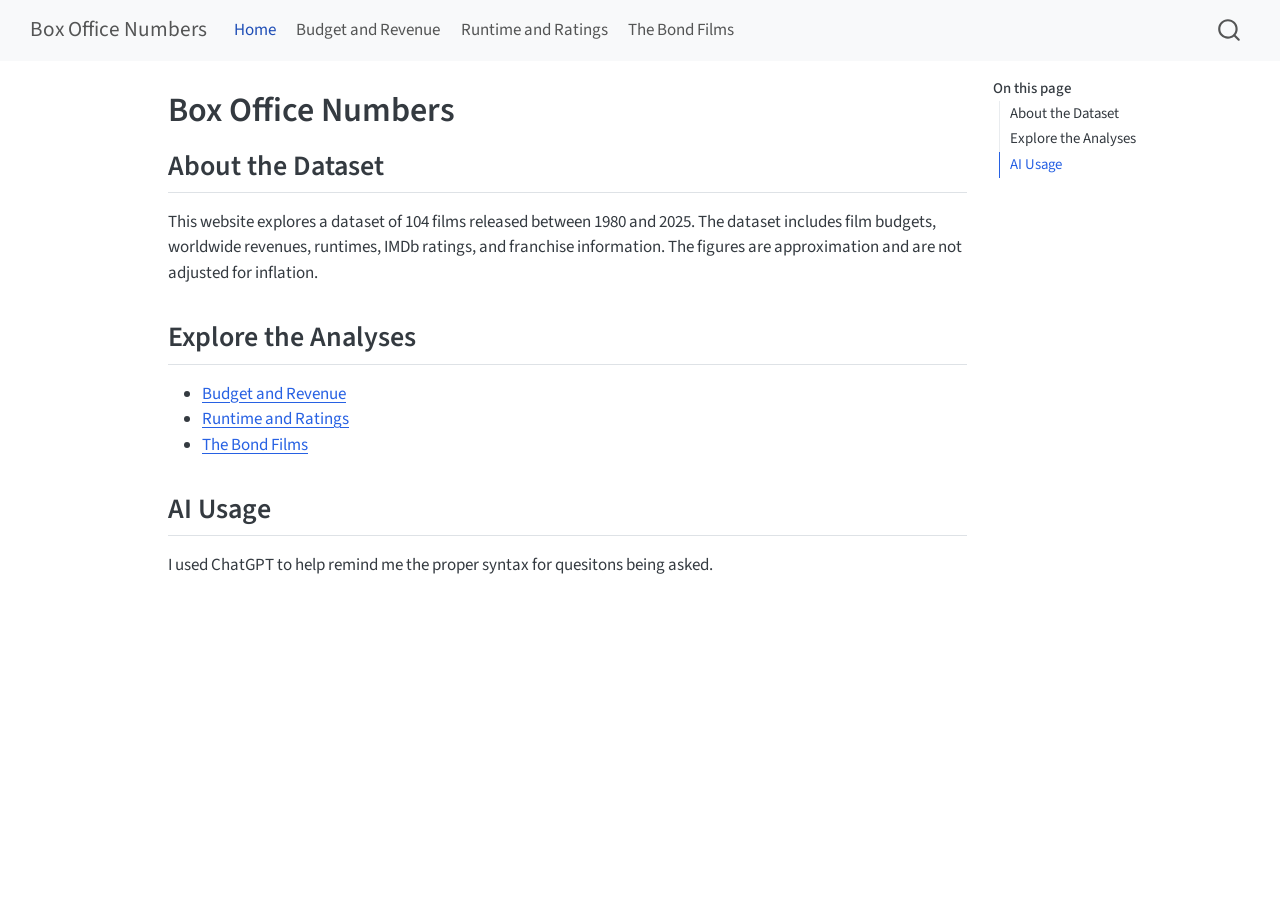
<file: index.html>
<!DOCTYPE html>
<html xmlns="http://www.w3.org/1999/xhtml" lang="en" xml:lang="en"><head>

<meta charset="utf-8">
<meta name="generator" content="quarto-1.10.19">

<meta name="viewport" content="width=device-width, initial-scale=1.0, user-scalable=yes">


<title>Box Office Numbers</title>
<style>
/* Default styles provided by pandoc.
** See https://pandoc.org/MANUAL.html#variables-for-html for config info.
*/
span.smallcaps{font-variant: small-caps;}
div.columns{display: flex; gap: 1.5em;}
div.column{flex: auto;}
@media screen {
div.columns{gap: min(4vw, 1.5em);}
div.column{overflow-x: auto;}
}
div.hanging-indent{margin-left: 1.5em; text-indent: -1.5em;}
ul.task-list{list-style: none;}
ul.task-list li input[type="checkbox"] {
  width: 0.8em;
  margin: 0 0.8em 0.2em -1em; /* quarto-specific, see https://github.com/quarto-dev/quarto-cli/issues/4556 */ 
  vertical-align: middle;
}
</style>


<script src="site_libs/quarto-nav/quarto-nav.js"></script>
<script src="site_libs/quarto-nav/headroom.min.js"></script>
<script src="site_libs/clipboard/clipboard.min.js"></script>
<script src="site_libs/quarto-search/autocomplete.umd.js"></script>
<script src="site_libs/quarto-search/fuse.min.js"></script>
<script src="site_libs/quarto-search/quarto-search.js"></script>
<meta name="quarto:offset" content="./">
<script src="site_libs/quarto-html/quarto.js" type="module"></script>
<script src="site_libs/quarto-html/tabsets/tabsets.js" type="module"></script>
<script src="site_libs/quarto-html/popper.min.js"></script>
<script src="site_libs/quarto-html/tippy.umd.min.js"></script>
<script src="site_libs/quarto-html/anchor.min.js"></script>
<link href="site_libs/quarto-html/tippy.css" rel="stylesheet">
<link href="site_libs/quarto-html/quarto-syntax-highlighting-bf27225e3a48a9273f3daa8f8e829971.css" rel="stylesheet" id="quarto-text-highlighting-styles">
<script src="site_libs/bootstrap/bootstrap.min.js"></script>
<link href="site_libs/bootstrap/bootstrap-icons.css" rel="stylesheet">
<link href="site_libs/bootstrap/bootstrap-82a14b3a2953be54e84ed4f0bbdbc2e9.min.css" rel="stylesheet" append-hash="true" id="quarto-bootstrap" data-mode="light">
<script id="quarto-search-options" type="application/json">{
  "location": "navbar",
  "copy-button": false,
  "collapse-after": 3,
  "panel-placement": "end",
  "type": "overlay",
  "limit": 50,
  "keyboard-shortcut": [
    "f",
    "/",
    "s"
  ],
  "show-item-context": false,
  "language": {
    "search-no-results-text": "No results",
    "search-matching-documents-text": "matching documents",
    "search-copy-link-title": "Copy link to search",
    "search-hide-matches-text": "Hide additional matches",
    "search-more-match-text": "more match in this document",
    "search-more-matches-text": "more matches in this document",
    "search-clear-button-title": "Clear",
    "search-text-placeholder": "",
    "search-detached-cancel-button-title": "Cancel",
    "search-submit-button-title": "Submit",
    "search-label": "Search"
  }
}</script>


<link rel="stylesheet" href="styles.css">
</head>

<body class="nav-fixed quarto-light">

<div id="quarto-search-results"></div>
  <header id="quarto-header" class="headroom fixed-top">
    <nav class="navbar navbar-expand-lg " data-bs-theme="dark">
      <div class="navbar-container container-fluid">
      <div class="navbar-brand-container mx-auto">
    <a class="navbar-brand" href="./index.html">
    <span class="navbar-title">Box Office Numbers</span>
    </a>
  </div>
            <div id="quarto-search" class="" title="Search"></div>
          <button class="navbar-toggler" type="button" data-bs-toggle="collapse" data-bs-target="#navbarCollapse" aria-controls="navbarCollapse" role="menu" aria-expanded="false" aria-label="Toggle navigation" onclick="if (window.quartoToggleHeadroom) { window.quartoToggleHeadroom(); }">
  <span class="navbar-toggler-icon"></span>
</button>
          <div class="collapse navbar-collapse" id="navbarCollapse">
            <ul class="navbar-nav navbar-nav-scroll me-auto">
  <li class="nav-item">
    <a class="nav-link active" href="./index.html" aria-current="page"> 
<span class="menu-text">Home</span></a>
  </li>  
  <li class="nav-item">
    <a class="nav-link" href="./budget-revenue.html"> 
<span class="menu-text">Budget and Revenue</span></a>
  </li>  
  <li class="nav-item">
    <a class="nav-link" href="./runtime-rating.html"> 
<span class="menu-text">Runtime and Ratings</span></a>
  </li>  
  <li class="nav-item">
    <a class="nav-link" href="./bond.html"> 
<span class="menu-text">The Bond Films</span></a>
  </li>  
</ul>
          </div> <!-- /navcollapse -->
            <div class="quarto-navbar-tools">
</div>
      </div> <!-- /container-fluid -->
    </nav>
</header>
<!-- content -->
<div id="quarto-content" class="quarto-container page-columns page-rows-contents page-layout-article page-navbar">
<!-- sidebar -->
<!-- margin-sidebar -->
    <div id="quarto-margin-sidebar" class="sidebar margin-sidebar">
        <nav id="TOC" role="doc-toc" class="toc-active">
    <h2 id="toc-title">On this page</h2>
   
  <ul>
  <li><a href="#about-the-dataset" id="toc-about-the-dataset" class="nav-link active" data-scroll-target="#about-the-dataset">About the Dataset</a></li>
  <li><a href="#explore-the-analyses" id="toc-explore-the-analyses" class="nav-link" data-scroll-target="#explore-the-analyses">Explore the Analyses</a></li>
  <li><a href="#ai-usage" id="toc-ai-usage" class="nav-link" data-scroll-target="#ai-usage">AI Usage</a></li>
  </ul>
</nav>
    </div>
<!-- main -->
<main class="content" id="quarto-document-content">

<header id="title-block-header" class="quarto-title-block default">
<div class="quarto-title">
<h1 class="title">Box Office Numbers</h1>
</div>



<div class="quarto-title-meta">

    
  
    
  </div>
  


</header>


<section id="about-the-dataset" class="level2">
<h2 class="anchored" data-anchor-id="about-the-dataset">About the Dataset</h2>
<p>This website explores a dataset of 104 films released between 1980 and 2025. The dataset includes film budgets, worldwide revenues, runtimes, IMDb ratings, and franchise information. The figures are approximation and are not adjusted for inflation.</p>
</section>
<section id="explore-the-analyses" class="level2">
<h2 class="anchored" data-anchor-id="explore-the-analyses">Explore the Analyses</h2>
<ul>
<li><a href="./budget-revenue.html">Budget and Revenue</a></li>
<li><a href="./runtime-rating.html">Runtime and Ratings</a></li>
<li><a href="./bond.html">The Bond Films</a></li>
</ul>
</section>
<section id="ai-usage" class="level2">
<h2 class="anchored" data-anchor-id="ai-usage">AI Usage</h2>
<p>I used ChatGPT to help remind me the proper syntax for quesitons being asked.</p>


</section>

</main> <!-- /main -->
<script id="quarto-html-after-body" type="application/javascript">
  window.document.addEventListener("DOMContentLoaded", function (event) {
    const icon = "";
    const anchorJS = new window.AnchorJS();
    anchorJS.options = {
      placement: 'right',
      icon: icon
    };
    anchorJS.add('.anchored');
    const isCodeAnnotation = (el) => {
      for (const clz of el.classList) {
        if (clz.startsWith('code-annotation-')) {                     
          return true;
        }
      }
      return false;
    }
    const onCopySuccess = function(e) {
      // button target
      const button = e.trigger;
      // don't keep focus
      button.blur();
      // flash "checked"
      button.classList.add('code-copy-button-checked');
      var currentTitle = button.getAttribute("title");
      button.setAttribute("title", "Copied!");
      let tooltip;
      if (window.bootstrap) {
        button.setAttribute("data-bs-toggle", "tooltip");
        button.setAttribute("data-bs-placement", "left");
        button.setAttribute("data-bs-title", "Copied!");
        tooltip = new bootstrap.Tooltip(button, 
          { trigger: "manual", 
            customClass: "code-copy-button-tooltip",
            offset: [0, -8]});
        tooltip.show();    
      }
      setTimeout(function() {
        if (tooltip) {
          tooltip.hide();
          button.removeAttribute("data-bs-title");
          button.removeAttribute("data-bs-toggle");
          button.removeAttribute("data-bs-placement");
        }
        button.setAttribute("title", currentTitle);
        button.classList.remove('code-copy-button-checked');
      }, 1000);
      // clear code selection
      e.clearSelection();
    }
    const getTextToCopy = function(trigger) {
      const outerScaffold = trigger.parentElement.cloneNode(true);
      const codeEl = outerScaffold.querySelector('code');
      for (const childEl of codeEl.children) {
        if (isCodeAnnotation(childEl)) {
          childEl.remove();
        }
      }
      return codeEl.innerText;
    }
    const clipboard = new window.ClipboardJS('.code-copy-button:not([data-in-quarto-modal])', {
      text: getTextToCopy
    });
    clipboard.on('success', onCopySuccess);
    if (window.document.getElementById('quarto-embedded-source-code-modal')) {
      const clipboardModal = new window.ClipboardJS('.code-copy-button[data-in-quarto-modal]', {
        text: getTextToCopy,
        container: window.document.getElementById('quarto-embedded-source-code-modal')
      });
      clipboardModal.on('success', onCopySuccess);
    }
      var localhostRegex = new RegExp(/^(?:http|https):\/\/localhost\:?[0-9]*\//);
      var mailtoRegex = new RegExp(/^mailto:/);
        var filterRegex = new RegExp('/' + window.location.host + '/');
      var isInternal = (href) => {
          return filterRegex.test(href) || localhostRegex.test(href) || mailtoRegex.test(href);
      }
      // Inspect non-navigation links and adorn them if external
     var links = window.document.querySelectorAll('a[href]:not(.nav-link):not(.navbar-brand):not(.toc-action):not(.sidebar-link):not(.sidebar-item-toggle):not(.pagination-link):not(.no-external):not([aria-hidden]):not(.dropdown-item):not(.quarto-navigation-tool):not(.about-link)');
      for (var i=0; i<links.length; i++) {
        const link = links[i];
        if (!isInternal(link.href)) {
          // undo the damage that might have been done by quarto-nav.js in the case of
          // links that we want to consider external
          if (link.dataset.originalHref !== undefined) {
            link.href = link.dataset.originalHref;
          }
        }
      }
    function tippyHover(el, contentFn, onTriggerFn, onUntriggerFn) {
      const config = {
        allowHTML: true,
        maxWidth: 500,
        delay: 100,
        arrow: false,
        appendTo: function(el) {
            return el.parentElement;
        },
        interactive: true,
        interactiveBorder: 10,
        theme: 'quarto',
        placement: 'bottom-start',
      };
      if (contentFn) {
        config.content = contentFn;
      }
      if (onTriggerFn) {
        config.onTrigger = onTriggerFn;
      }
      if (onUntriggerFn) {
        config.onUntrigger = onUntriggerFn;
      }
      window.tippy(el, config); 
    }
    const noterefs = window.document.querySelectorAll('a[role="doc-noteref"]');
    for (var i=0; i<noterefs.length; i++) {
      const ref = noterefs[i];
      tippyHover(ref, function() {
        // use id or data attribute instead here
        let href = ref.getAttribute('data-footnote-href') || ref.getAttribute('href');
        try { href = new URL(href).hash; } catch {}
        const id = href.replace(/^#\/?/, "");
        const note = window.document.getElementById(id);
        if (note) {
          return note.innerHTML;
        } else {
          return "";
        }
      });
    }
    const xrefs = window.document.querySelectorAll('a.quarto-xref');
    const processXRef = (id, note) => {
      // Strip column container classes
      const stripColumnClz = (el) => {
        el.classList.remove("page-full", "page-columns");
        if (el.children) {
          for (const child of el.children) {
            stripColumnClz(child);
          }
        }
      }
      stripColumnClz(note)
      if (id === null || id.startsWith('sec-')) {
        // Special case sections, only their first couple elements
        const container = document.createElement("div");
        if (note.children && note.children.length > 2) {
          container.appendChild(note.children[0].cloneNode(true));
          for (let i = 1; i < note.children.length; i++) {
            const child = note.children[i];
            if (child.tagName === "P" && child.innerText === "") {
              continue;
            } else {
              container.appendChild(child.cloneNode(true));
              break;
            }
          }
          if (window.Quarto?.typesetMath) {
            window.Quarto.typesetMath(container);
          }
          return container.innerHTML
        } else {
          if (window.Quarto?.typesetMath) {
            window.Quarto.typesetMath(note);
          }
          return note.innerHTML;
        }
      } else {
        // Remove any anchor links if they are present
        const anchorLink = note.querySelector('a.anchorjs-link');
        if (anchorLink) {
          anchorLink.remove();
        }
        if (window.Quarto?.typesetMath) {
          window.Quarto.typesetMath(note);
        }
        if (note.classList.contains("callout")) {
          return note.outerHTML;
        } else {
          return note.innerHTML;
        }
      }
    }
    for (var i=0; i<xrefs.length; i++) {
      const xref = xrefs[i];
      tippyHover(xref, undefined, function(instance) {
        instance.disable();
        let url = xref.getAttribute('href');
        let hash = undefined; 
        if (url.startsWith('#')) {
          hash = url;
        } else {
          try { hash = new URL(url).hash; } catch {}
        }
        if (hash) {
          const id = hash.replace(/^#\/?/, "");
          const note = window.document.getElementById(id);
          if (note !== null) {
            try {
              const html = processXRef(id, note.cloneNode(true));
              instance.setContent(html);
            } finally {
              instance.enable();
              instance.show();
            }
          } else {
            // See if we can fetch this
            fetch(url.split('#')[0])
            .then(res => res.text())
            .then(html => {
              const parser = new DOMParser();
              const htmlDoc = parser.parseFromString(html, "text/html");
              const note = htmlDoc.getElementById(id);
              if (note !== null) {
                const html = processXRef(id, note);
                instance.setContent(html);
              } 
            }).finally(() => {
              instance.enable();
              instance.show();
            });
          }
        } else {
          // See if we can fetch a full url (with no hash to target)
          // This is a special case and we should probably do some content thinning / targeting
          fetch(url)
          .then(res => res.text())
          .then(html => {
            const parser = new DOMParser();
            const htmlDoc = parser.parseFromString(html, "text/html");
            const note = htmlDoc.querySelector('main.content');
            if (note !== null) {
              // This should only happen for chapter cross references
              // (since there is no id in the URL)
              // remove the first header
              if (note.children.length > 0 && note.children[0].tagName === "HEADER") {
                note.children[0].remove();
              }
              const html = processXRef(null, note);
              instance.setContent(html);
            } 
          }).finally(() => {
            instance.enable();
            instance.show();
          });
        }
      }, function(instance) {
      });
    }
        let selectedAnnoteEl;
        const selectorForAnnotation = ( cell, annotation) => {
          let cellAttr = 'data-code-cell="' + cell + '"';
          let lineAttr = 'data-code-annotation="' +  annotation + '"';
          const selector = 'span[' + cellAttr + '][' + lineAttr + ']';
          return selector;
        }
        const selectCodeLines = (annoteEl) => {
          const doc = window.document;
          const targetCell = annoteEl.getAttribute("data-target-cell");
          const targetAnnotation = annoteEl.getAttribute("data-target-annotation");
          const annoteSpan = window.document.querySelector(selectorForAnnotation(targetCell, targetAnnotation));
          const lines = annoteSpan.getAttribute("data-code-lines").split(",");
          const lineIds = lines.map((line) => {
            return targetCell + "-" + line;
          })
          let top = null;
          let height = null;
          let parent = null;
          if (lineIds.length > 0) {
              //compute the position of the single el (top and bottom and make a div)
              const el = window.document.getElementById(lineIds[0]);
              top = el.offsetTop;
              height = el.offsetHeight;
              parent = el.parentElement.parentElement;
            if (lineIds.length > 1) {
              const lastEl = window.document.getElementById(lineIds[lineIds.length - 1]);
              const bottom = lastEl.offsetTop + lastEl.offsetHeight;
              height = bottom - top;
            }
            if (top !== null && height !== null && parent !== null) {
              // cook up a div (if necessary) and position it 
              let div = window.document.getElementById("code-annotation-line-highlight");
              if (div === null) {
                div = window.document.createElement("div");
                div.setAttribute("id", "code-annotation-line-highlight");
                div.style.position = 'absolute';
                parent.appendChild(div);
              }
              div.style.top = top - 2 + "px";
              div.style.height = height + 4 + "px";
              div.style.left = 0;
              let gutterDiv = window.document.getElementById("code-annotation-line-highlight-gutter");
              if (gutterDiv === null) {
                gutterDiv = window.document.createElement("div");
                gutterDiv.setAttribute("id", "code-annotation-line-highlight-gutter");
                gutterDiv.style.position = 'absolute';
                const codeCell = window.document.getElementById(targetCell);
                const gutter = codeCell.querySelector('.code-annotation-gutter');
                gutter.appendChild(gutterDiv);
              }
              gutterDiv.style.top = top - 2 + "px";
              gutterDiv.style.height = height + 4 + "px";
            }
            selectedAnnoteEl = annoteEl;
          }
        };
        const unselectCodeLines = () => {
          const elementsIds = ["code-annotation-line-highlight", "code-annotation-line-highlight-gutter"];
          elementsIds.forEach((elId) => {
            const div = window.document.getElementById(elId);
            if (div) {
              div.remove();
            }
          });
          selectedAnnoteEl = undefined;
        };
          // Handle positioning of the toggle
      window.addEventListener(
        "resize",
        throttle(() => {
          elRect = undefined;
          if (selectedAnnoteEl) {
            selectCodeLines(selectedAnnoteEl);
          }
        }, 10)
      );
      function throttle(fn, ms) {
      let throttle = false;
      let timer;
        return (...args) => {
          if(!throttle) { // first call gets through
              fn.apply(this, args);
              throttle = true;
          } else { // all the others get throttled
              if(timer) clearTimeout(timer); // cancel #2
              timer = setTimeout(() => {
                fn.apply(this, args);
                timer = throttle = false;
              }, ms);
          }
        };
      }
        // Attach click handler to the DT
        const annoteDls = window.document.querySelectorAll('dt[data-target-cell]');
        for (const annoteDlNode of annoteDls) {
          annoteDlNode.addEventListener('click', (event) => {
            const clickedEl = event.target;
            if (clickedEl !== selectedAnnoteEl) {
              unselectCodeLines();
              const activeEl = window.document.querySelector('dt[data-target-cell].code-annotation-active');
              if (activeEl) {
                activeEl.classList.remove('code-annotation-active');
              }
              selectCodeLines(clickedEl);
              clickedEl.classList.add('code-annotation-active');
            } else {
              // Unselect the line
              unselectCodeLines();
              clickedEl.classList.remove('code-annotation-active');
            }
          });
        }
    const findCites = (el) => {
      const parentEl = el.parentElement;
      if (parentEl) {
        const cites = parentEl.dataset.cites;
        if (cites) {
          return {
            el,
            cites: cites.split(' ')
          };
        } else {
          return findCites(el.parentElement)
        }
      } else {
        return undefined;
      }
    };
    var bibliorefs = window.document.querySelectorAll('a[role="doc-biblioref"]');
    for (var i=0; i<bibliorefs.length; i++) {
      const ref = bibliorefs[i];
      const citeInfo = findCites(ref);
      if (citeInfo) {
        tippyHover(citeInfo.el, function() {
          var popup = window.document.createElement('div');
          citeInfo.cites.forEach(function(cite) {
            var citeDiv = window.document.createElement('div');
            citeDiv.classList.add('hanging-indent');
            citeDiv.classList.add('csl-entry');
            var biblioDiv = window.document.getElementById('ref-' + cite);
            if (biblioDiv) {
              citeDiv.innerHTML = biblioDiv.innerHTML;
            }
            popup.appendChild(citeDiv);
          });
          return popup.innerHTML;
        });
      }
    }
  });
  </script>
</div> <!-- /content -->




</body></html>
</file>
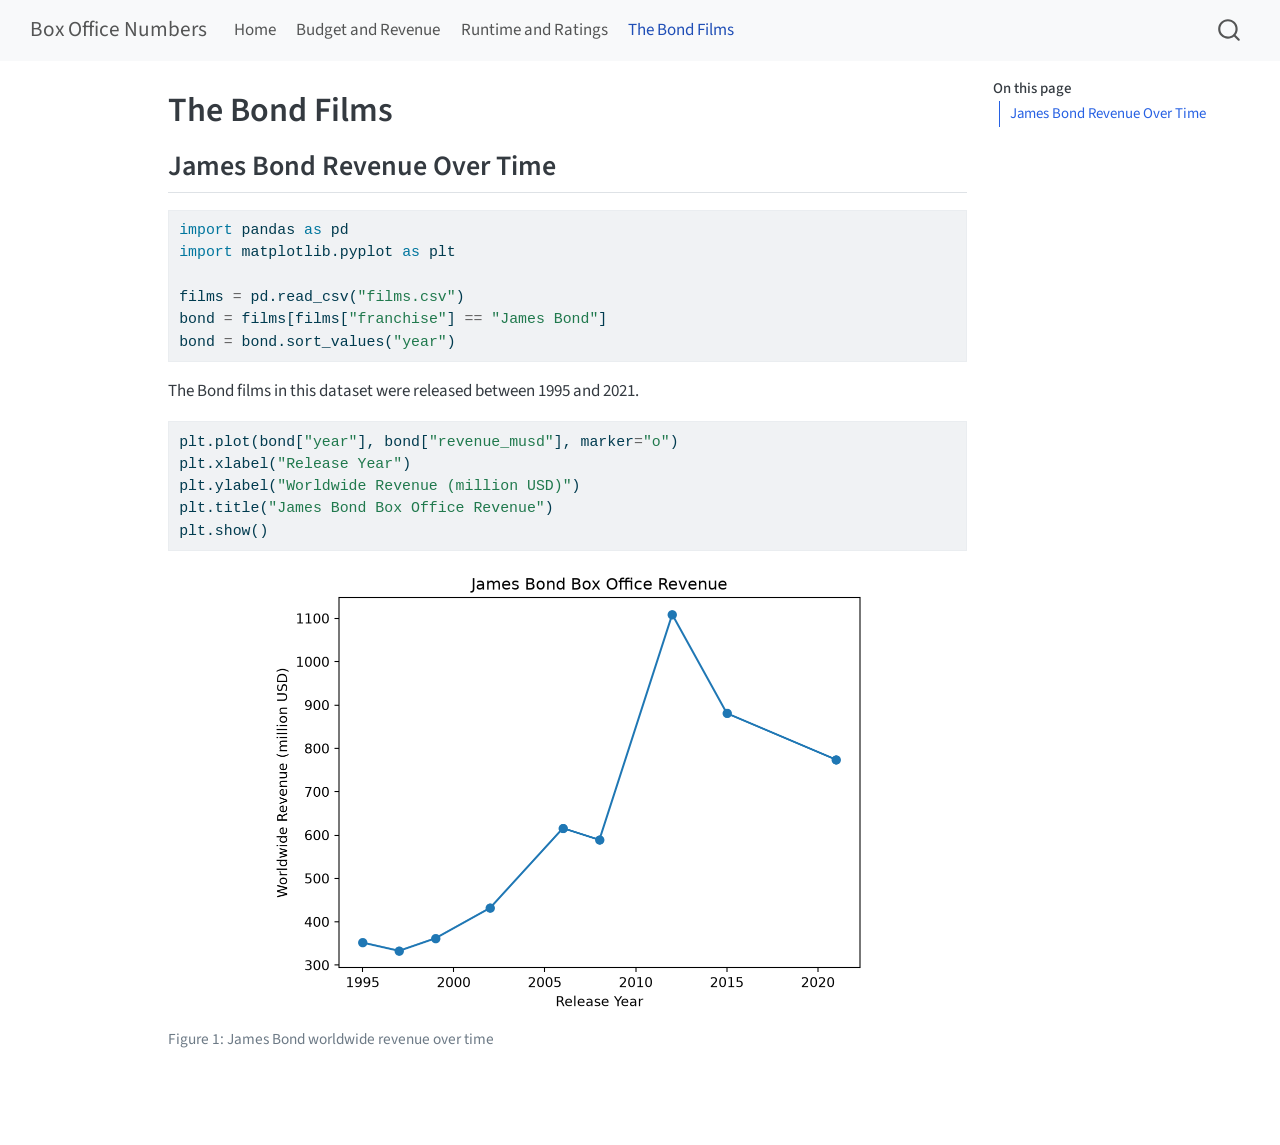
<file: bond.html>
<!DOCTYPE html>
<html xmlns="http://www.w3.org/1999/xhtml" lang="en" xml:lang="en"><head>

<meta charset="utf-8">
<meta name="generator" content="quarto-1.10.19">

<meta name="viewport" content="width=device-width, initial-scale=1.0, user-scalable=yes">


<title>The Bond Films – Box Office Numbers</title>
<style>
/* Default styles provided by pandoc.
** See https://pandoc.org/MANUAL.html#variables-for-html for config info.
*/
span.smallcaps{font-variant: small-caps;}
div.columns{display: flex; gap: 1.5em;}
div.column{flex: auto;}
@media screen {
div.columns{gap: min(4vw, 1.5em);}
div.column{overflow-x: auto;}
}
div.hanging-indent{margin-left: 1.5em; text-indent: -1.5em;}
ul.task-list{list-style: none;}
ul.task-list li input[type="checkbox"] {
  width: 0.8em;
  margin: 0 0.8em 0.2em -1em; /* quarto-specific, see https://github.com/quarto-dev/quarto-cli/issues/4556 */ 
  vertical-align: middle;
}
/* CSS for syntax highlighting */
html { -webkit-text-size-adjust: 100%; }
pre > code.sourceCode { white-space: pre; position: relative; }
pre > code.sourceCode > span { display: inline-block; line-height: 1.25; }
pre > code.sourceCode > span:empty { height: 1.2em; }
.sourceCode { overflow: visible; }
code.sourceCode > span { color: inherit; text-decoration: inherit; }
div.sourceCode { margin: 1em 0; }
pre.sourceCode { margin: 0; }
@media screen {
div.sourceCode { overflow: auto; }
}
@media print {
pre > code.sourceCode { white-space: pre-wrap; }
pre > code.sourceCode > span { text-indent: -5em; padding-left: 5em; }
}
pre.numberSource code
  { counter-reset: source-line 0; }
pre.numberSource code > span
  { position: relative; left: -4em; counter-increment: source-line; }
pre.numberSource code > span > a:first-child::before
  { content: counter(source-line);
    position: relative; left: -1em; text-align: right; vertical-align: baseline;
    border: none; display: inline-block;
    -webkit-touch-callout: none; -webkit-user-select: none;
    -khtml-user-select: none; -moz-user-select: none;
    -ms-user-select: none; user-select: none;
    padding: 0 4px; width: 4em;
  }
pre.numberSource { margin-left: 3em;  padding-left: 4px; }
div.sourceCode
  {   }
@media screen {
pre > code.sourceCode > span > a:first-child::before { text-decoration: underline; }
}
</style>


<script src="site_libs/quarto-nav/quarto-nav.js"></script>
<script src="site_libs/quarto-nav/headroom.min.js"></script>
<script src="site_libs/clipboard/clipboard.min.js"></script>
<script src="site_libs/quarto-search/autocomplete.umd.js"></script>
<script src="site_libs/quarto-search/fuse.min.js"></script>
<script src="site_libs/quarto-search/quarto-search.js"></script>
<meta name="quarto:offset" content="./">
<script src="site_libs/quarto-html/quarto.js" type="module"></script>
<script src="site_libs/quarto-html/tabsets/tabsets.js" type="module"></script>
<script src="site_libs/quarto-html/popper.min.js"></script>
<script src="site_libs/quarto-html/tippy.umd.min.js"></script>
<script src="site_libs/quarto-html/anchor.min.js"></script>
<link href="site_libs/quarto-html/tippy.css" rel="stylesheet">
<link href="site_libs/quarto-html/quarto-syntax-highlighting-bf27225e3a48a9273f3daa8f8e829971.css" rel="stylesheet" id="quarto-text-highlighting-styles">
<script src="site_libs/bootstrap/bootstrap.min.js"></script>
<link href="site_libs/bootstrap/bootstrap-icons.css" rel="stylesheet">
<link href="site_libs/bootstrap/bootstrap-82a14b3a2953be54e84ed4f0bbdbc2e9.min.css" rel="stylesheet" append-hash="true" id="quarto-bootstrap" data-mode="light">
<script id="quarto-search-options" type="application/json">{
  "location": "navbar",
  "copy-button": false,
  "collapse-after": 3,
  "panel-placement": "end",
  "type": "overlay",
  "limit": 50,
  "keyboard-shortcut": [
    "f",
    "/",
    "s"
  ],
  "show-item-context": false,
  "language": {
    "search-no-results-text": "No results",
    "search-matching-documents-text": "matching documents",
    "search-copy-link-title": "Copy link to search",
    "search-hide-matches-text": "Hide additional matches",
    "search-more-match-text": "more match in this document",
    "search-more-matches-text": "more matches in this document",
    "search-clear-button-title": "Clear",
    "search-text-placeholder": "",
    "search-detached-cancel-button-title": "Cancel",
    "search-submit-button-title": "Submit",
    "search-label": "Search"
  }
}</script>


<link rel="stylesheet" href="styles.css">
</head>

<body class="nav-fixed quarto-light">

<div id="quarto-search-results"></div>
  <header id="quarto-header" class="headroom fixed-top">
    <nav class="navbar navbar-expand-lg " data-bs-theme="dark">
      <div class="navbar-container container-fluid">
      <div class="navbar-brand-container mx-auto">
    <a class="navbar-brand" href="./index.html">
    <span class="navbar-title">Box Office Numbers</span>
    </a>
  </div>
            <div id="quarto-search" class="" title="Search"></div>
          <button class="navbar-toggler" type="button" data-bs-toggle="collapse" data-bs-target="#navbarCollapse" aria-controls="navbarCollapse" role="menu" aria-expanded="false" aria-label="Toggle navigation" onclick="if (window.quartoToggleHeadroom) { window.quartoToggleHeadroom(); }">
  <span class="navbar-toggler-icon"></span>
</button>
          <div class="collapse navbar-collapse" id="navbarCollapse">
            <ul class="navbar-nav navbar-nav-scroll me-auto">
  <li class="nav-item">
    <a class="nav-link" href="./index.html"> 
<span class="menu-text">Home</span></a>
  </li>  
  <li class="nav-item">
    <a class="nav-link" href="./budget-revenue.html"> 
<span class="menu-text">Budget and Revenue</span></a>
  </li>  
  <li class="nav-item">
    <a class="nav-link" href="./runtime-rating.html"> 
<span class="menu-text">Runtime and Ratings</span></a>
  </li>  
  <li class="nav-item">
    <a class="nav-link active" href="./bond.html" aria-current="page"> 
<span class="menu-text">The Bond Films</span></a>
  </li>  
</ul>
          </div> <!-- /navcollapse -->
            <div class="quarto-navbar-tools">
</div>
      </div> <!-- /container-fluid -->
    </nav>
</header>
<!-- content -->
<div id="quarto-content" class="quarto-container page-columns page-rows-contents page-layout-article page-navbar">
<!-- sidebar -->
<!-- margin-sidebar -->
    <div id="quarto-margin-sidebar" class="sidebar margin-sidebar">
        <nav id="TOC" role="doc-toc" class="toc-active">
    <h2 id="toc-title">On this page</h2>
   
  <ul>
  <li><a href="#james-bond-revenue-over-time" id="toc-james-bond-revenue-over-time" class="nav-link active" data-scroll-target="#james-bond-revenue-over-time">James Bond Revenue Over Time</a></li>
  </ul>
</nav>
    </div>
<!-- main -->
<main class="content" id="quarto-document-content">

<header id="title-block-header" class="quarto-title-block default">
<div class="quarto-title">
<h1 class="title">The Bond Films</h1>
</div>



<div class="quarto-title-meta">

    
  
    
  </div>
  


</header>


<section id="james-bond-revenue-over-time" class="level2">
<h2 class="anchored" data-anchor-id="james-bond-revenue-over-time">James Bond Revenue Over Time</h2>
<div id="eac90e56" class="cell" data-execution_count="1">
<div class="code-copy-outer-scaffold"><div class="sourceCode cell-code" id="cb1"><pre class="sourceCode python code-with-copy"><code class="sourceCode python"><span id="cb1-1"><a href="#cb1-1" aria-hidden="true" tabindex="-1"></a><span class="im">import</span> pandas <span class="im">as</span> pd</span>
<span id="cb1-2"><a href="#cb1-2" aria-hidden="true" tabindex="-1"></a><span class="im">import</span> matplotlib.pyplot <span class="im">as</span> plt</span>
<span id="cb1-3"><a href="#cb1-3" aria-hidden="true" tabindex="-1"></a></span>
<span id="cb1-4"><a href="#cb1-4" aria-hidden="true" tabindex="-1"></a>films <span class="op">=</span> pd.read_csv(<span class="st">"films.csv"</span>)</span>
<span id="cb1-5"><a href="#cb1-5" aria-hidden="true" tabindex="-1"></a>bond <span class="op">=</span> films[films[<span class="st">"franchise"</span>] <span class="op">==</span> <span class="st">"James Bond"</span>]</span>
<span id="cb1-6"><a href="#cb1-6" aria-hidden="true" tabindex="-1"></a>bond <span class="op">=</span> bond.sort_values(<span class="st">"year"</span>)</span></code></pre></div><button title="Copy to Clipboard" class="code-copy-button"><i class="bi"></i></button></div>
</div>
<p>The Bond films in this dataset were released between 1995 and 2021.</p>
<div id="cell-fig-bond" class="cell" data-execution_count="2">
<div class="code-copy-outer-scaffold"><div class="sourceCode cell-code" id="cb2"><pre class="sourceCode python code-with-copy"><code class="sourceCode python"><span id="cb2-1"><a href="#cb2-1" aria-hidden="true" tabindex="-1"></a>plt.plot(bond[<span class="st">"year"</span>], bond[<span class="st">"revenue_musd"</span>], marker<span class="op">=</span><span class="st">"o"</span>)</span>
<span id="cb2-2"><a href="#cb2-2" aria-hidden="true" tabindex="-1"></a>plt.xlabel(<span class="st">"Release Year"</span>)</span>
<span id="cb2-3"><a href="#cb2-3" aria-hidden="true" tabindex="-1"></a>plt.ylabel(<span class="st">"Worldwide Revenue (million USD)"</span>)</span>
<span id="cb2-4"><a href="#cb2-4" aria-hidden="true" tabindex="-1"></a>plt.title(<span class="st">"James Bond Box Office Revenue"</span>)</span>
<span id="cb2-5"><a href="#cb2-5" aria-hidden="true" tabindex="-1"></a>plt.show()</span></code></pre></div><button title="Copy to Clipboard" class="code-copy-button"><i class="bi"></i></button></div>
<div class="cell-output cell-output-display">
<div id="fig-bond" class="quarto-float quarto-figure quarto-figure-center anchored">
<figure class="quarto-float quarto-float-fig figure">
<div aria-describedby="fig-bond-caption-0ceaefa1-69ba-4598-a22c-09a6ac19f8ca">
<img src="bond_files/figure-html/fig-bond-output-1.png" width="602" height="451" class="figure-img">
</div>
<figcaption class="quarto-float-caption-bottom quarto-float-caption quarto-float-fig" id="fig-bond-caption-0ceaefa1-69ba-4598-a22c-09a6ac19f8ca">
Figure&nbsp;1: James Bond worldwide revenue over time
</figcaption>
</figure>
</div>
</div>
</div>


</section>

</main> <!-- /main -->
<script id="quarto-html-after-body" type="application/javascript">
  window.document.addEventListener("DOMContentLoaded", function (event) {
    const icon = "";
    const anchorJS = new window.AnchorJS();
    anchorJS.options = {
      placement: 'right',
      icon: icon
    };
    anchorJS.add('.anchored');
    const isCodeAnnotation = (el) => {
      for (const clz of el.classList) {
        if (clz.startsWith('code-annotation-')) {                     
          return true;
        }
      }
      return false;
    }
    const onCopySuccess = function(e) {
      // button target
      const button = e.trigger;
      // don't keep focus
      button.blur();
      // flash "checked"
      button.classList.add('code-copy-button-checked');
      var currentTitle = button.getAttribute("title");
      button.setAttribute("title", "Copied!");
      let tooltip;
      if (window.bootstrap) {
        button.setAttribute("data-bs-toggle", "tooltip");
        button.setAttribute("data-bs-placement", "left");
        button.setAttribute("data-bs-title", "Copied!");
        tooltip = new bootstrap.Tooltip(button, 
          { trigger: "manual", 
            customClass: "code-copy-button-tooltip",
            offset: [0, -8]});
        tooltip.show();    
      }
      setTimeout(function() {
        if (tooltip) {
          tooltip.hide();
          button.removeAttribute("data-bs-title");
          button.removeAttribute("data-bs-toggle");
          button.removeAttribute("data-bs-placement");
        }
        button.setAttribute("title", currentTitle);
        button.classList.remove('code-copy-button-checked');
      }, 1000);
      // clear code selection
      e.clearSelection();
    }
    const getTextToCopy = function(trigger) {
      const outerScaffold = trigger.parentElement.cloneNode(true);
      const codeEl = outerScaffold.querySelector('code');
      for (const childEl of codeEl.children) {
        if (isCodeAnnotation(childEl)) {
          childEl.remove();
        }
      }
      return codeEl.innerText;
    }
    const clipboard = new window.ClipboardJS('.code-copy-button:not([data-in-quarto-modal])', {
      text: getTextToCopy
    });
    clipboard.on('success', onCopySuccess);
    if (window.document.getElementById('quarto-embedded-source-code-modal')) {
      const clipboardModal = new window.ClipboardJS('.code-copy-button[data-in-quarto-modal]', {
        text: getTextToCopy,
        container: window.document.getElementById('quarto-embedded-source-code-modal')
      });
      clipboardModal.on('success', onCopySuccess);
    }
      var localhostRegex = new RegExp(/^(?:http|https):\/\/localhost\:?[0-9]*\//);
      var mailtoRegex = new RegExp(/^mailto:/);
        var filterRegex = new RegExp('/' + window.location.host + '/');
      var isInternal = (href) => {
          return filterRegex.test(href) || localhostRegex.test(href) || mailtoRegex.test(href);
      }
      // Inspect non-navigation links and adorn them if external
     var links = window.document.querySelectorAll('a[href]:not(.nav-link):not(.navbar-brand):not(.toc-action):not(.sidebar-link):not(.sidebar-item-toggle):not(.pagination-link):not(.no-external):not([aria-hidden]):not(.dropdown-item):not(.quarto-navigation-tool):not(.about-link)');
      for (var i=0; i<links.length; i++) {
        const link = links[i];
        if (!isInternal(link.href)) {
          // undo the damage that might have been done by quarto-nav.js in the case of
          // links that we want to consider external
          if (link.dataset.originalHref !== undefined) {
            link.href = link.dataset.originalHref;
          }
        }
      }
    function tippyHover(el, contentFn, onTriggerFn, onUntriggerFn) {
      const config = {
        allowHTML: true,
        maxWidth: 500,
        delay: 100,
        arrow: false,
        appendTo: function(el) {
            return el.parentElement;
        },
        interactive: true,
        interactiveBorder: 10,
        theme: 'quarto',
        placement: 'bottom-start',
      };
      if (contentFn) {
        config.content = contentFn;
      }
      if (onTriggerFn) {
        config.onTrigger = onTriggerFn;
      }
      if (onUntriggerFn) {
        config.onUntrigger = onUntriggerFn;
      }
      window.tippy(el, config); 
    }
    const noterefs = window.document.querySelectorAll('a[role="doc-noteref"]');
    for (var i=0; i<noterefs.length; i++) {
      const ref = noterefs[i];
      tippyHover(ref, function() {
        // use id or data attribute instead here
        let href = ref.getAttribute('data-footnote-href') || ref.getAttribute('href');
        try { href = new URL(href).hash; } catch {}
        const id = href.replace(/^#\/?/, "");
        const note = window.document.getElementById(id);
        if (note) {
          return note.innerHTML;
        } else {
          return "";
        }
      });
    }
    const xrefs = window.document.querySelectorAll('a.quarto-xref');
    const processXRef = (id, note) => {
      // Strip column container classes
      const stripColumnClz = (el) => {
        el.classList.remove("page-full", "page-columns");
        if (el.children) {
          for (const child of el.children) {
            stripColumnClz(child);
          }
        }
      }
      stripColumnClz(note)
      if (id === null || id.startsWith('sec-')) {
        // Special case sections, only their first couple elements
        const container = document.createElement("div");
        if (note.children && note.children.length > 2) {
          container.appendChild(note.children[0].cloneNode(true));
          for (let i = 1; i < note.children.length; i++) {
            const child = note.children[i];
            if (child.tagName === "P" && child.innerText === "") {
              continue;
            } else {
              container.appendChild(child.cloneNode(true));
              break;
            }
          }
          if (window.Quarto?.typesetMath) {
            window.Quarto.typesetMath(container);
          }
          return container.innerHTML
        } else {
          if (window.Quarto?.typesetMath) {
            window.Quarto.typesetMath(note);
          }
          return note.innerHTML;
        }
      } else {
        // Remove any anchor links if they are present
        const anchorLink = note.querySelector('a.anchorjs-link');
        if (anchorLink) {
          anchorLink.remove();
        }
        if (window.Quarto?.typesetMath) {
          window.Quarto.typesetMath(note);
        }
        if (note.classList.contains("callout")) {
          return note.outerHTML;
        } else {
          return note.innerHTML;
        }
      }
    }
    for (var i=0; i<xrefs.length; i++) {
      const xref = xrefs[i];
      tippyHover(xref, undefined, function(instance) {
        instance.disable();
        let url = xref.getAttribute('href');
        let hash = undefined; 
        if (url.startsWith('#')) {
          hash = url;
        } else {
          try { hash = new URL(url).hash; } catch {}
        }
        if (hash) {
          const id = hash.replace(/^#\/?/, "");
          const note = window.document.getElementById(id);
          if (note !== null) {
            try {
              const html = processXRef(id, note.cloneNode(true));
              instance.setContent(html);
            } finally {
              instance.enable();
              instance.show();
            }
          } else {
            // See if we can fetch this
            fetch(url.split('#')[0])
            .then(res => res.text())
            .then(html => {
              const parser = new DOMParser();
              const htmlDoc = parser.parseFromString(html, "text/html");
              const note = htmlDoc.getElementById(id);
              if (note !== null) {
                const html = processXRef(id, note);
                instance.setContent(html);
              } 
            }).finally(() => {
              instance.enable();
              instance.show();
            });
          }
        } else {
          // See if we can fetch a full url (with no hash to target)
          // This is a special case and we should probably do some content thinning / targeting
          fetch(url)
          .then(res => res.text())
          .then(html => {
            const parser = new DOMParser();
            const htmlDoc = parser.parseFromString(html, "text/html");
            const note = htmlDoc.querySelector('main.content');
            if (note !== null) {
              // This should only happen for chapter cross references
              // (since there is no id in the URL)
              // remove the first header
              if (note.children.length > 0 && note.children[0].tagName === "HEADER") {
                note.children[0].remove();
              }
              const html = processXRef(null, note);
              instance.setContent(html);
            } 
          }).finally(() => {
            instance.enable();
            instance.show();
          });
        }
      }, function(instance) {
      });
    }
        let selectedAnnoteEl;
        const selectorForAnnotation = ( cell, annotation) => {
          let cellAttr = 'data-code-cell="' + cell + '"';
          let lineAttr = 'data-code-annotation="' +  annotation + '"';
          const selector = 'span[' + cellAttr + '][' + lineAttr + ']';
          return selector;
        }
        const selectCodeLines = (annoteEl) => {
          const doc = window.document;
          const targetCell = annoteEl.getAttribute("data-target-cell");
          const targetAnnotation = annoteEl.getAttribute("data-target-annotation");
          const annoteSpan = window.document.querySelector(selectorForAnnotation(targetCell, targetAnnotation));
          const lines = annoteSpan.getAttribute("data-code-lines").split(",");
          const lineIds = lines.map((line) => {
            return targetCell + "-" + line;
          })
          let top = null;
          let height = null;
          let parent = null;
          if (lineIds.length > 0) {
              //compute the position of the single el (top and bottom and make a div)
              const el = window.document.getElementById(lineIds[0]);
              top = el.offsetTop;
              height = el.offsetHeight;
              parent = el.parentElement.parentElement;
            if (lineIds.length > 1) {
              const lastEl = window.document.getElementById(lineIds[lineIds.length - 1]);
              const bottom = lastEl.offsetTop + lastEl.offsetHeight;
              height = bottom - top;
            }
            if (top !== null && height !== null && parent !== null) {
              // cook up a div (if necessary) and position it 
              let div = window.document.getElementById("code-annotation-line-highlight");
              if (div === null) {
                div = window.document.createElement("div");
                div.setAttribute("id", "code-annotation-line-highlight");
                div.style.position = 'absolute';
                parent.appendChild(div);
              }
              div.style.top = top - 2 + "px";
              div.style.height = height + 4 + "px";
              div.style.left = 0;
              let gutterDiv = window.document.getElementById("code-annotation-line-highlight-gutter");
              if (gutterDiv === null) {
                gutterDiv = window.document.createElement("div");
                gutterDiv.setAttribute("id", "code-annotation-line-highlight-gutter");
                gutterDiv.style.position = 'absolute';
                const codeCell = window.document.getElementById(targetCell);
                const gutter = codeCell.querySelector('.code-annotation-gutter');
                gutter.appendChild(gutterDiv);
              }
              gutterDiv.style.top = top - 2 + "px";
              gutterDiv.style.height = height + 4 + "px";
            }
            selectedAnnoteEl = annoteEl;
          }
        };
        const unselectCodeLines = () => {
          const elementsIds = ["code-annotation-line-highlight", "code-annotation-line-highlight-gutter"];
          elementsIds.forEach((elId) => {
            const div = window.document.getElementById(elId);
            if (div) {
              div.remove();
            }
          });
          selectedAnnoteEl = undefined;
        };
          // Handle positioning of the toggle
      window.addEventListener(
        "resize",
        throttle(() => {
          elRect = undefined;
          if (selectedAnnoteEl) {
            selectCodeLines(selectedAnnoteEl);
          }
        }, 10)
      );
      function throttle(fn, ms) {
      let throttle = false;
      let timer;
        return (...args) => {
          if(!throttle) { // first call gets through
              fn.apply(this, args);
              throttle = true;
          } else { // all the others get throttled
              if(timer) clearTimeout(timer); // cancel #2
              timer = setTimeout(() => {
                fn.apply(this, args);
                timer = throttle = false;
              }, ms);
          }
        };
      }
        // Attach click handler to the DT
        const annoteDls = window.document.querySelectorAll('dt[data-target-cell]');
        for (const annoteDlNode of annoteDls) {
          annoteDlNode.addEventListener('click', (event) => {
            const clickedEl = event.target;
            if (clickedEl !== selectedAnnoteEl) {
              unselectCodeLines();
              const activeEl = window.document.querySelector('dt[data-target-cell].code-annotation-active');
              if (activeEl) {
                activeEl.classList.remove('code-annotation-active');
              }
              selectCodeLines(clickedEl);
              clickedEl.classList.add('code-annotation-active');
            } else {
              // Unselect the line
              unselectCodeLines();
              clickedEl.classList.remove('code-annotation-active');
            }
          });
        }
    const findCites = (el) => {
      const parentEl = el.parentElement;
      if (parentEl) {
        const cites = parentEl.dataset.cites;
        if (cites) {
          return {
            el,
            cites: cites.split(' ')
          };
        } else {
          return findCites(el.parentElement)
        }
      } else {
        return undefined;
      }
    };
    var bibliorefs = window.document.querySelectorAll('a[role="doc-biblioref"]');
    for (var i=0; i<bibliorefs.length; i++) {
      const ref = bibliorefs[i];
      const citeInfo = findCites(ref);
      if (citeInfo) {
        tippyHover(citeInfo.el, function() {
          var popup = window.document.createElement('div');
          citeInfo.cites.forEach(function(cite) {
            var citeDiv = window.document.createElement('div');
            citeDiv.classList.add('hanging-indent');
            citeDiv.classList.add('csl-entry');
            var biblioDiv = window.document.getElementById('ref-' + cite);
            if (biblioDiv) {
              citeDiv.innerHTML = biblioDiv.innerHTML;
            }
            popup.appendChild(citeDiv);
          });
          return popup.innerHTML;
        });
      }
    }
  });
  </script>
</div> <!-- /content -->




</body></html>
</file>
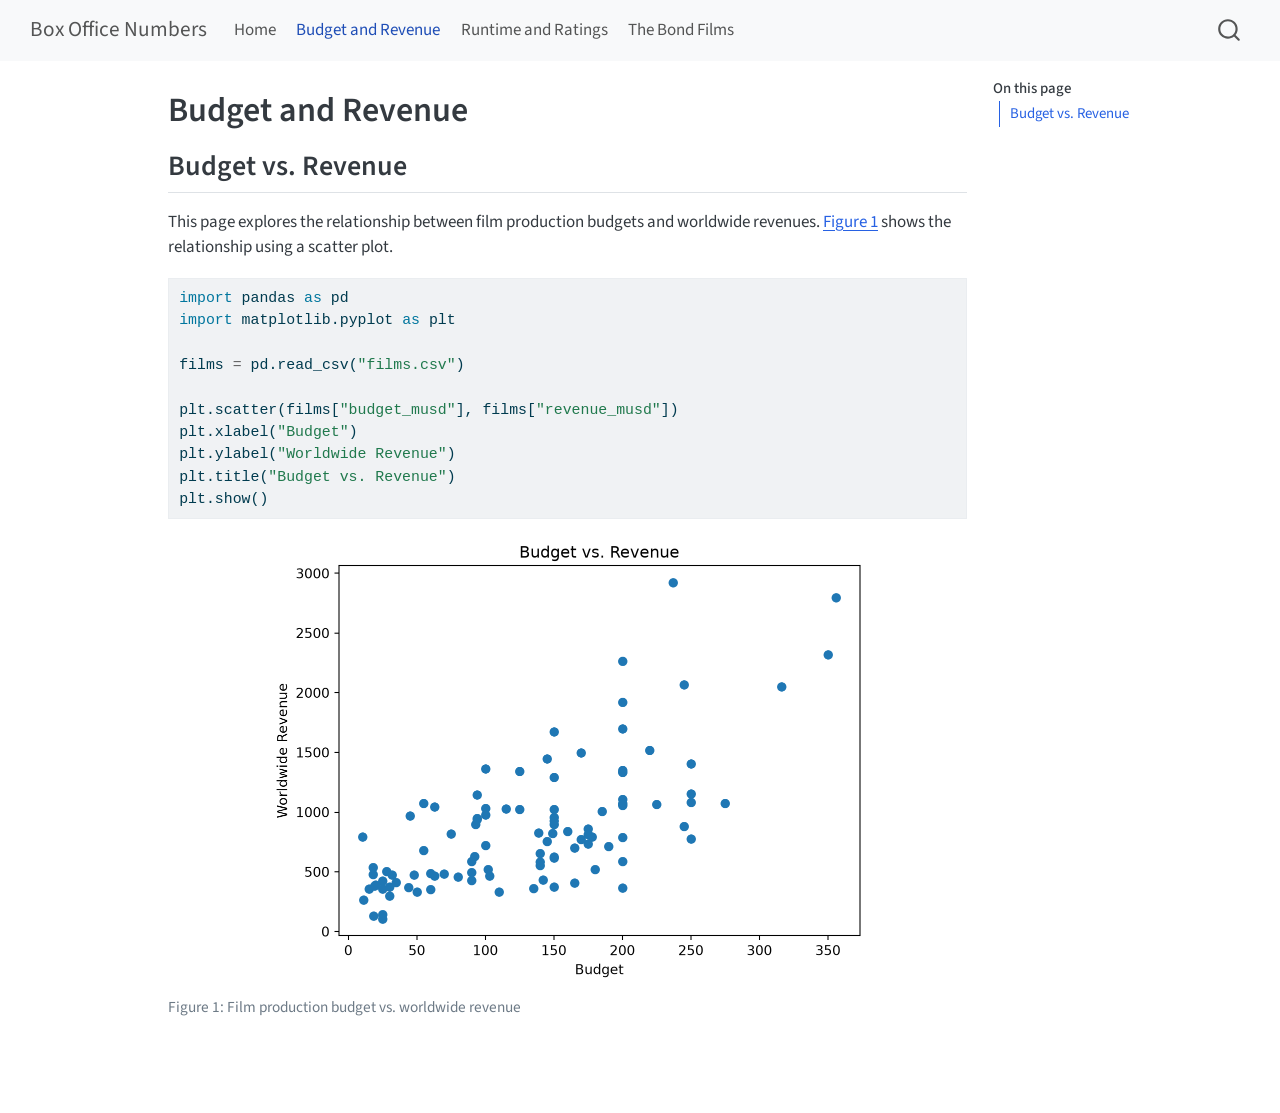
<file: budget-revenue.html>
<!DOCTYPE html>
<html xmlns="http://www.w3.org/1999/xhtml" lang="en" xml:lang="en"><head>

<meta charset="utf-8">
<meta name="generator" content="quarto-1.10.19">

<meta name="viewport" content="width=device-width, initial-scale=1.0, user-scalable=yes">


<title>Budget and Revenue – Box Office Numbers</title>
<style>
/* Default styles provided by pandoc.
** See https://pandoc.org/MANUAL.html#variables-for-html for config info.
*/
span.smallcaps{font-variant: small-caps;}
div.columns{display: flex; gap: 1.5em;}
div.column{flex: auto;}
@media screen {
div.columns{gap: min(4vw, 1.5em);}
div.column{overflow-x: auto;}
}
div.hanging-indent{margin-left: 1.5em; text-indent: -1.5em;}
ul.task-list{list-style: none;}
ul.task-list li input[type="checkbox"] {
  width: 0.8em;
  margin: 0 0.8em 0.2em -1em; /* quarto-specific, see https://github.com/quarto-dev/quarto-cli/issues/4556 */ 
  vertical-align: middle;
}
/* CSS for syntax highlighting */
html { -webkit-text-size-adjust: 100%; }
pre > code.sourceCode { white-space: pre; position: relative; }
pre > code.sourceCode > span { display: inline-block; line-height: 1.25; }
pre > code.sourceCode > span:empty { height: 1.2em; }
.sourceCode { overflow: visible; }
code.sourceCode > span { color: inherit; text-decoration: inherit; }
div.sourceCode { margin: 1em 0; }
pre.sourceCode { margin: 0; }
@media screen {
div.sourceCode { overflow: auto; }
}
@media print {
pre > code.sourceCode { white-space: pre-wrap; }
pre > code.sourceCode > span { text-indent: -5em; padding-left: 5em; }
}
pre.numberSource code
  { counter-reset: source-line 0; }
pre.numberSource code > span
  { position: relative; left: -4em; counter-increment: source-line; }
pre.numberSource code > span > a:first-child::before
  { content: counter(source-line);
    position: relative; left: -1em; text-align: right; vertical-align: baseline;
    border: none; display: inline-block;
    -webkit-touch-callout: none; -webkit-user-select: none;
    -khtml-user-select: none; -moz-user-select: none;
    -ms-user-select: none; user-select: none;
    padding: 0 4px; width: 4em;
  }
pre.numberSource { margin-left: 3em;  padding-left: 4px; }
div.sourceCode
  {   }
@media screen {
pre > code.sourceCode > span > a:first-child::before { text-decoration: underline; }
}
</style>


<script src="site_libs/quarto-nav/quarto-nav.js"></script>
<script src="site_libs/quarto-nav/headroom.min.js"></script>
<script src="site_libs/clipboard/clipboard.min.js"></script>
<script src="site_libs/quarto-search/autocomplete.umd.js"></script>
<script src="site_libs/quarto-search/fuse.min.js"></script>
<script src="site_libs/quarto-search/quarto-search.js"></script>
<meta name="quarto:offset" content="./">
<script src="site_libs/quarto-html/quarto.js" type="module"></script>
<script src="site_libs/quarto-html/tabsets/tabsets.js" type="module"></script>
<script src="site_libs/quarto-html/popper.min.js"></script>
<script src="site_libs/quarto-html/tippy.umd.min.js"></script>
<script src="site_libs/quarto-html/anchor.min.js"></script>
<link href="site_libs/quarto-html/tippy.css" rel="stylesheet">
<link href="site_libs/quarto-html/quarto-syntax-highlighting-bf27225e3a48a9273f3daa8f8e829971.css" rel="stylesheet" id="quarto-text-highlighting-styles">
<script src="site_libs/bootstrap/bootstrap.min.js"></script>
<link href="site_libs/bootstrap/bootstrap-icons.css" rel="stylesheet">
<link href="site_libs/bootstrap/bootstrap-82a14b3a2953be54e84ed4f0bbdbc2e9.min.css" rel="stylesheet" append-hash="true" id="quarto-bootstrap" data-mode="light">
<script id="quarto-search-options" type="application/json">{
  "location": "navbar",
  "copy-button": false,
  "collapse-after": 3,
  "panel-placement": "end",
  "type": "overlay",
  "limit": 50,
  "keyboard-shortcut": [
    "f",
    "/",
    "s"
  ],
  "show-item-context": false,
  "language": {
    "search-no-results-text": "No results",
    "search-matching-documents-text": "matching documents",
    "search-copy-link-title": "Copy link to search",
    "search-hide-matches-text": "Hide additional matches",
    "search-more-match-text": "more match in this document",
    "search-more-matches-text": "more matches in this document",
    "search-clear-button-title": "Clear",
    "search-text-placeholder": "",
    "search-detached-cancel-button-title": "Cancel",
    "search-submit-button-title": "Submit",
    "search-label": "Search"
  }
}</script>


<link rel="stylesheet" href="styles.css">
</head>

<body class="nav-fixed quarto-light">

<div id="quarto-search-results"></div>
  <header id="quarto-header" class="headroom fixed-top">
    <nav class="navbar navbar-expand-lg " data-bs-theme="dark">
      <div class="navbar-container container-fluid">
      <div class="navbar-brand-container mx-auto">
    <a class="navbar-brand" href="./index.html">
    <span class="navbar-title">Box Office Numbers</span>
    </a>
  </div>
            <div id="quarto-search" class="" title="Search"></div>
          <button class="navbar-toggler" type="button" data-bs-toggle="collapse" data-bs-target="#navbarCollapse" aria-controls="navbarCollapse" role="menu" aria-expanded="false" aria-label="Toggle navigation" onclick="if (window.quartoToggleHeadroom) { window.quartoToggleHeadroom(); }">
  <span class="navbar-toggler-icon"></span>
</button>
          <div class="collapse navbar-collapse" id="navbarCollapse">
            <ul class="navbar-nav navbar-nav-scroll me-auto">
  <li class="nav-item">
    <a class="nav-link" href="./index.html"> 
<span class="menu-text">Home</span></a>
  </li>  
  <li class="nav-item">
    <a class="nav-link active" href="./budget-revenue.html" aria-current="page"> 
<span class="menu-text">Budget and Revenue</span></a>
  </li>  
  <li class="nav-item">
    <a class="nav-link" href="./runtime-rating.html"> 
<span class="menu-text">Runtime and Ratings</span></a>
  </li>  
  <li class="nav-item">
    <a class="nav-link" href="./bond.html"> 
<span class="menu-text">The Bond Films</span></a>
  </li>  
</ul>
          </div> <!-- /navcollapse -->
            <div class="quarto-navbar-tools">
</div>
      </div> <!-- /container-fluid -->
    </nav>
</header>
<!-- content -->
<div id="quarto-content" class="quarto-container page-columns page-rows-contents page-layout-article page-navbar">
<!-- sidebar -->
<!-- margin-sidebar -->
    <div id="quarto-margin-sidebar" class="sidebar margin-sidebar">
        <nav id="TOC" role="doc-toc" class="toc-active">
    <h2 id="toc-title">On this page</h2>
   
  <ul>
  <li><a href="#budget-vs.-revenue" id="toc-budget-vs.-revenue" class="nav-link active" data-scroll-target="#budget-vs.-revenue">Budget vs.&nbsp;Revenue</a></li>
  </ul>
</nav>
    </div>
<!-- main -->
<main class="content" id="quarto-document-content">

<header id="title-block-header" class="quarto-title-block default">
<div class="quarto-title">
<h1 class="title">Budget and Revenue</h1>
</div>



<div class="quarto-title-meta">

    
  
    
  </div>
  


</header>


<section id="budget-vs.-revenue" class="level2">
<h2 class="anchored" data-anchor-id="budget-vs.-revenue">Budget vs.&nbsp;Revenue</h2>
<p>This page explores the relationship between film production budgets and worldwide revenues. <a href="#fig-budget" class="quarto-xref">Figure&nbsp;1</a> shows the relationship using a scatter plot.</p>
<div id="cell-fig-budget" class="cell" data-execution_count="1">
<div class="code-copy-outer-scaffold"><div class="sourceCode cell-code" id="cb1"><pre class="sourceCode python code-with-copy"><code class="sourceCode python"><span id="cb1-1"><a href="#cb1-1" aria-hidden="true" tabindex="-1"></a><span class="im">import</span> pandas <span class="im">as</span> pd</span>
<span id="cb1-2"><a href="#cb1-2" aria-hidden="true" tabindex="-1"></a><span class="im">import</span> matplotlib.pyplot <span class="im">as</span> plt</span>
<span id="cb1-3"><a href="#cb1-3" aria-hidden="true" tabindex="-1"></a></span>
<span id="cb1-4"><a href="#cb1-4" aria-hidden="true" tabindex="-1"></a>films <span class="op">=</span> pd.read_csv(<span class="st">"films.csv"</span>)</span>
<span id="cb1-5"><a href="#cb1-5" aria-hidden="true" tabindex="-1"></a></span>
<span id="cb1-6"><a href="#cb1-6" aria-hidden="true" tabindex="-1"></a>plt.scatter(films[<span class="st">"budget_musd"</span>], films[<span class="st">"revenue_musd"</span>])</span>
<span id="cb1-7"><a href="#cb1-7" aria-hidden="true" tabindex="-1"></a>plt.xlabel(<span class="st">"Budget"</span>)</span>
<span id="cb1-8"><a href="#cb1-8" aria-hidden="true" tabindex="-1"></a>plt.ylabel(<span class="st">"Worldwide Revenue"</span>)</span>
<span id="cb1-9"><a href="#cb1-9" aria-hidden="true" tabindex="-1"></a>plt.title(<span class="st">"Budget vs. Revenue"</span>)</span>
<span id="cb1-10"><a href="#cb1-10" aria-hidden="true" tabindex="-1"></a>plt.show()</span></code></pre></div><button title="Copy to Clipboard" class="code-copy-button"><i class="bi"></i></button></div>
<div class="cell-output cell-output-display">
<div id="fig-budget" class="quarto-float quarto-figure quarto-figure-center anchored">
<figure class="quarto-float quarto-float-fig figure">
<div aria-describedby="fig-budget-caption-0ceaefa1-69ba-4598-a22c-09a6ac19f8ca">
<img src="budget-revenue_files/figure-html/fig-budget-output-1.png" width="602" height="451" class="figure-img">
</div>
<figcaption class="quarto-float-caption-bottom quarto-float-caption quarto-float-fig" id="fig-budget-caption-0ceaefa1-69ba-4598-a22c-09a6ac19f8ca">
Figure&nbsp;1: Film production budget vs.&nbsp;worldwide revenue
</figcaption>
</figure>
</div>
</div>
</div>


</section>

</main> <!-- /main -->
<script id="quarto-html-after-body" type="application/javascript">
  window.document.addEventListener("DOMContentLoaded", function (event) {
    const icon = "";
    const anchorJS = new window.AnchorJS();
    anchorJS.options = {
      placement: 'right',
      icon: icon
    };
    anchorJS.add('.anchored');
    const isCodeAnnotation = (el) => {
      for (const clz of el.classList) {
        if (clz.startsWith('code-annotation-')) {                     
          return true;
        }
      }
      return false;
    }
    const onCopySuccess = function(e) {
      // button target
      const button = e.trigger;
      // don't keep focus
      button.blur();
      // flash "checked"
      button.classList.add('code-copy-button-checked');
      var currentTitle = button.getAttribute("title");
      button.setAttribute("title", "Copied!");
      let tooltip;
      if (window.bootstrap) {
        button.setAttribute("data-bs-toggle", "tooltip");
        button.setAttribute("data-bs-placement", "left");
        button.setAttribute("data-bs-title", "Copied!");
        tooltip = new bootstrap.Tooltip(button, 
          { trigger: "manual", 
            customClass: "code-copy-button-tooltip",
            offset: [0, -8]});
        tooltip.show();    
      }
      setTimeout(function() {
        if (tooltip) {
          tooltip.hide();
          button.removeAttribute("data-bs-title");
          button.removeAttribute("data-bs-toggle");
          button.removeAttribute("data-bs-placement");
        }
        button.setAttribute("title", currentTitle);
        button.classList.remove('code-copy-button-checked');
      }, 1000);
      // clear code selection
      e.clearSelection();
    }
    const getTextToCopy = function(trigger) {
      const outerScaffold = trigger.parentElement.cloneNode(true);
      const codeEl = outerScaffold.querySelector('code');
      for (const childEl of codeEl.children) {
        if (isCodeAnnotation(childEl)) {
          childEl.remove();
        }
      }
      return codeEl.innerText;
    }
    const clipboard = new window.ClipboardJS('.code-copy-button:not([data-in-quarto-modal])', {
      text: getTextToCopy
    });
    clipboard.on('success', onCopySuccess);
    if (window.document.getElementById('quarto-embedded-source-code-modal')) {
      const clipboardModal = new window.ClipboardJS('.code-copy-button[data-in-quarto-modal]', {
        text: getTextToCopy,
        container: window.document.getElementById('quarto-embedded-source-code-modal')
      });
      clipboardModal.on('success', onCopySuccess);
    }
      var localhostRegex = new RegExp(/^(?:http|https):\/\/localhost\:?[0-9]*\//);
      var mailtoRegex = new RegExp(/^mailto:/);
        var filterRegex = new RegExp('/' + window.location.host + '/');
      var isInternal = (href) => {
          return filterRegex.test(href) || localhostRegex.test(href) || mailtoRegex.test(href);
      }
      // Inspect non-navigation links and adorn them if external
     var links = window.document.querySelectorAll('a[href]:not(.nav-link):not(.navbar-brand):not(.toc-action):not(.sidebar-link):not(.sidebar-item-toggle):not(.pagination-link):not(.no-external):not([aria-hidden]):not(.dropdown-item):not(.quarto-navigation-tool):not(.about-link)');
      for (var i=0; i<links.length; i++) {
        const link = links[i];
        if (!isInternal(link.href)) {
          // undo the damage that might have been done by quarto-nav.js in the case of
          // links that we want to consider external
          if (link.dataset.originalHref !== undefined) {
            link.href = link.dataset.originalHref;
          }
        }
      }
    function tippyHover(el, contentFn, onTriggerFn, onUntriggerFn) {
      const config = {
        allowHTML: true,
        maxWidth: 500,
        delay: 100,
        arrow: false,
        appendTo: function(el) {
            return el.parentElement;
        },
        interactive: true,
        interactiveBorder: 10,
        theme: 'quarto',
        placement: 'bottom-start',
      };
      if (contentFn) {
        config.content = contentFn;
      }
      if (onTriggerFn) {
        config.onTrigger = onTriggerFn;
      }
      if (onUntriggerFn) {
        config.onUntrigger = onUntriggerFn;
      }
      window.tippy(el, config); 
    }
    const noterefs = window.document.querySelectorAll('a[role="doc-noteref"]');
    for (var i=0; i<noterefs.length; i++) {
      const ref = noterefs[i];
      tippyHover(ref, function() {
        // use id or data attribute instead here
        let href = ref.getAttribute('data-footnote-href') || ref.getAttribute('href');
        try { href = new URL(href).hash; } catch {}
        const id = href.replace(/^#\/?/, "");
        const note = window.document.getElementById(id);
        if (note) {
          return note.innerHTML;
        } else {
          return "";
        }
      });
    }
    const xrefs = window.document.querySelectorAll('a.quarto-xref');
    const processXRef = (id, note) => {
      // Strip column container classes
      const stripColumnClz = (el) => {
        el.classList.remove("page-full", "page-columns");
        if (el.children) {
          for (const child of el.children) {
            stripColumnClz(child);
          }
        }
      }
      stripColumnClz(note)
      if (id === null || id.startsWith('sec-')) {
        // Special case sections, only their first couple elements
        const container = document.createElement("div");
        if (note.children && note.children.length > 2) {
          container.appendChild(note.children[0].cloneNode(true));
          for (let i = 1; i < note.children.length; i++) {
            const child = note.children[i];
            if (child.tagName === "P" && child.innerText === "") {
              continue;
            } else {
              container.appendChild(child.cloneNode(true));
              break;
            }
          }
          if (window.Quarto?.typesetMath) {
            window.Quarto.typesetMath(container);
          }
          return container.innerHTML
        } else {
          if (window.Quarto?.typesetMath) {
            window.Quarto.typesetMath(note);
          }
          return note.innerHTML;
        }
      } else {
        // Remove any anchor links if they are present
        const anchorLink = note.querySelector('a.anchorjs-link');
        if (anchorLink) {
          anchorLink.remove();
        }
        if (window.Quarto?.typesetMath) {
          window.Quarto.typesetMath(note);
        }
        if (note.classList.contains("callout")) {
          return note.outerHTML;
        } else {
          return note.innerHTML;
        }
      }
    }
    for (var i=0; i<xrefs.length; i++) {
      const xref = xrefs[i];
      tippyHover(xref, undefined, function(instance) {
        instance.disable();
        let url = xref.getAttribute('href');
        let hash = undefined; 
        if (url.startsWith('#')) {
          hash = url;
        } else {
          try { hash = new URL(url).hash; } catch {}
        }
        if (hash) {
          const id = hash.replace(/^#\/?/, "");
          const note = window.document.getElementById(id);
          if (note !== null) {
            try {
              const html = processXRef(id, note.cloneNode(true));
              instance.setContent(html);
            } finally {
              instance.enable();
              instance.show();
            }
          } else {
            // See if we can fetch this
            fetch(url.split('#')[0])
            .then(res => res.text())
            .then(html => {
              const parser = new DOMParser();
              const htmlDoc = parser.parseFromString(html, "text/html");
              const note = htmlDoc.getElementById(id);
              if (note !== null) {
                const html = processXRef(id, note);
                instance.setContent(html);
              } 
            }).finally(() => {
              instance.enable();
              instance.show();
            });
          }
        } else {
          // See if we can fetch a full url (with no hash to target)
          // This is a special case and we should probably do some content thinning / targeting
          fetch(url)
          .then(res => res.text())
          .then(html => {
            const parser = new DOMParser();
            const htmlDoc = parser.parseFromString(html, "text/html");
            const note = htmlDoc.querySelector('main.content');
            if (note !== null) {
              // This should only happen for chapter cross references
              // (since there is no id in the URL)
              // remove the first header
              if (note.children.length > 0 && note.children[0].tagName === "HEADER") {
                note.children[0].remove();
              }
              const html = processXRef(null, note);
              instance.setContent(html);
            } 
          }).finally(() => {
            instance.enable();
            instance.show();
          });
        }
      }, function(instance) {
      });
    }
        let selectedAnnoteEl;
        const selectorForAnnotation = ( cell, annotation) => {
          let cellAttr = 'data-code-cell="' + cell + '"';
          let lineAttr = 'data-code-annotation="' +  annotation + '"';
          const selector = 'span[' + cellAttr + '][' + lineAttr + ']';
          return selector;
        }
        const selectCodeLines = (annoteEl) => {
          const doc = window.document;
          const targetCell = annoteEl.getAttribute("data-target-cell");
          const targetAnnotation = annoteEl.getAttribute("data-target-annotation");
          const annoteSpan = window.document.querySelector(selectorForAnnotation(targetCell, targetAnnotation));
          const lines = annoteSpan.getAttribute("data-code-lines").split(",");
          const lineIds = lines.map((line) => {
            return targetCell + "-" + line;
          })
          let top = null;
          let height = null;
          let parent = null;
          if (lineIds.length > 0) {
              //compute the position of the single el (top and bottom and make a div)
              const el = window.document.getElementById(lineIds[0]);
              top = el.offsetTop;
              height = el.offsetHeight;
              parent = el.parentElement.parentElement;
            if (lineIds.length > 1) {
              const lastEl = window.document.getElementById(lineIds[lineIds.length - 1]);
              const bottom = lastEl.offsetTop + lastEl.offsetHeight;
              height = bottom - top;
            }
            if (top !== null && height !== null && parent !== null) {
              // cook up a div (if necessary) and position it 
              let div = window.document.getElementById("code-annotation-line-highlight");
              if (div === null) {
                div = window.document.createElement("div");
                div.setAttribute("id", "code-annotation-line-highlight");
                div.style.position = 'absolute';
                parent.appendChild(div);
              }
              div.style.top = top - 2 + "px";
              div.style.height = height + 4 + "px";
              div.style.left = 0;
              let gutterDiv = window.document.getElementById("code-annotation-line-highlight-gutter");
              if (gutterDiv === null) {
                gutterDiv = window.document.createElement("div");
                gutterDiv.setAttribute("id", "code-annotation-line-highlight-gutter");
                gutterDiv.style.position = 'absolute';
                const codeCell = window.document.getElementById(targetCell);
                const gutter = codeCell.querySelector('.code-annotation-gutter');
                gutter.appendChild(gutterDiv);
              }
              gutterDiv.style.top = top - 2 + "px";
              gutterDiv.style.height = height + 4 + "px";
            }
            selectedAnnoteEl = annoteEl;
          }
        };
        const unselectCodeLines = () => {
          const elementsIds = ["code-annotation-line-highlight", "code-annotation-line-highlight-gutter"];
          elementsIds.forEach((elId) => {
            const div = window.document.getElementById(elId);
            if (div) {
              div.remove();
            }
          });
          selectedAnnoteEl = undefined;
        };
          // Handle positioning of the toggle
      window.addEventListener(
        "resize",
        throttle(() => {
          elRect = undefined;
          if (selectedAnnoteEl) {
            selectCodeLines(selectedAnnoteEl);
          }
        }, 10)
      );
      function throttle(fn, ms) {
      let throttle = false;
      let timer;
        return (...args) => {
          if(!throttle) { // first call gets through
              fn.apply(this, args);
              throttle = true;
          } else { // all the others get throttled
              if(timer) clearTimeout(timer); // cancel #2
              timer = setTimeout(() => {
                fn.apply(this, args);
                timer = throttle = false;
              }, ms);
          }
        };
      }
        // Attach click handler to the DT
        const annoteDls = window.document.querySelectorAll('dt[data-target-cell]');
        for (const annoteDlNode of annoteDls) {
          annoteDlNode.addEventListener('click', (event) => {
            const clickedEl = event.target;
            if (clickedEl !== selectedAnnoteEl) {
              unselectCodeLines();
              const activeEl = window.document.querySelector('dt[data-target-cell].code-annotation-active');
              if (activeEl) {
                activeEl.classList.remove('code-annotation-active');
              }
              selectCodeLines(clickedEl);
              clickedEl.classList.add('code-annotation-active');
            } else {
              // Unselect the line
              unselectCodeLines();
              clickedEl.classList.remove('code-annotation-active');
            }
          });
        }
    const findCites = (el) => {
      const parentEl = el.parentElement;
      if (parentEl) {
        const cites = parentEl.dataset.cites;
        if (cites) {
          return {
            el,
            cites: cites.split(' ')
          };
        } else {
          return findCites(el.parentElement)
        }
      } else {
        return undefined;
      }
    };
    var bibliorefs = window.document.querySelectorAll('a[role="doc-biblioref"]');
    for (var i=0; i<bibliorefs.length; i++) {
      const ref = bibliorefs[i];
      const citeInfo = findCites(ref);
      if (citeInfo) {
        tippyHover(citeInfo.el, function() {
          var popup = window.document.createElement('div');
          citeInfo.cites.forEach(function(cite) {
            var citeDiv = window.document.createElement('div');
            citeDiv.classList.add('hanging-indent');
            citeDiv.classList.add('csl-entry');
            var biblioDiv = window.document.getElementById('ref-' + cite);
            if (biblioDiv) {
              citeDiv.innerHTML = biblioDiv.innerHTML;
            }
            popup.appendChild(citeDiv);
          });
          return popup.innerHTML;
        });
      }
    }
  });
  </script>
</div> <!-- /content -->




</body></html>
</file>
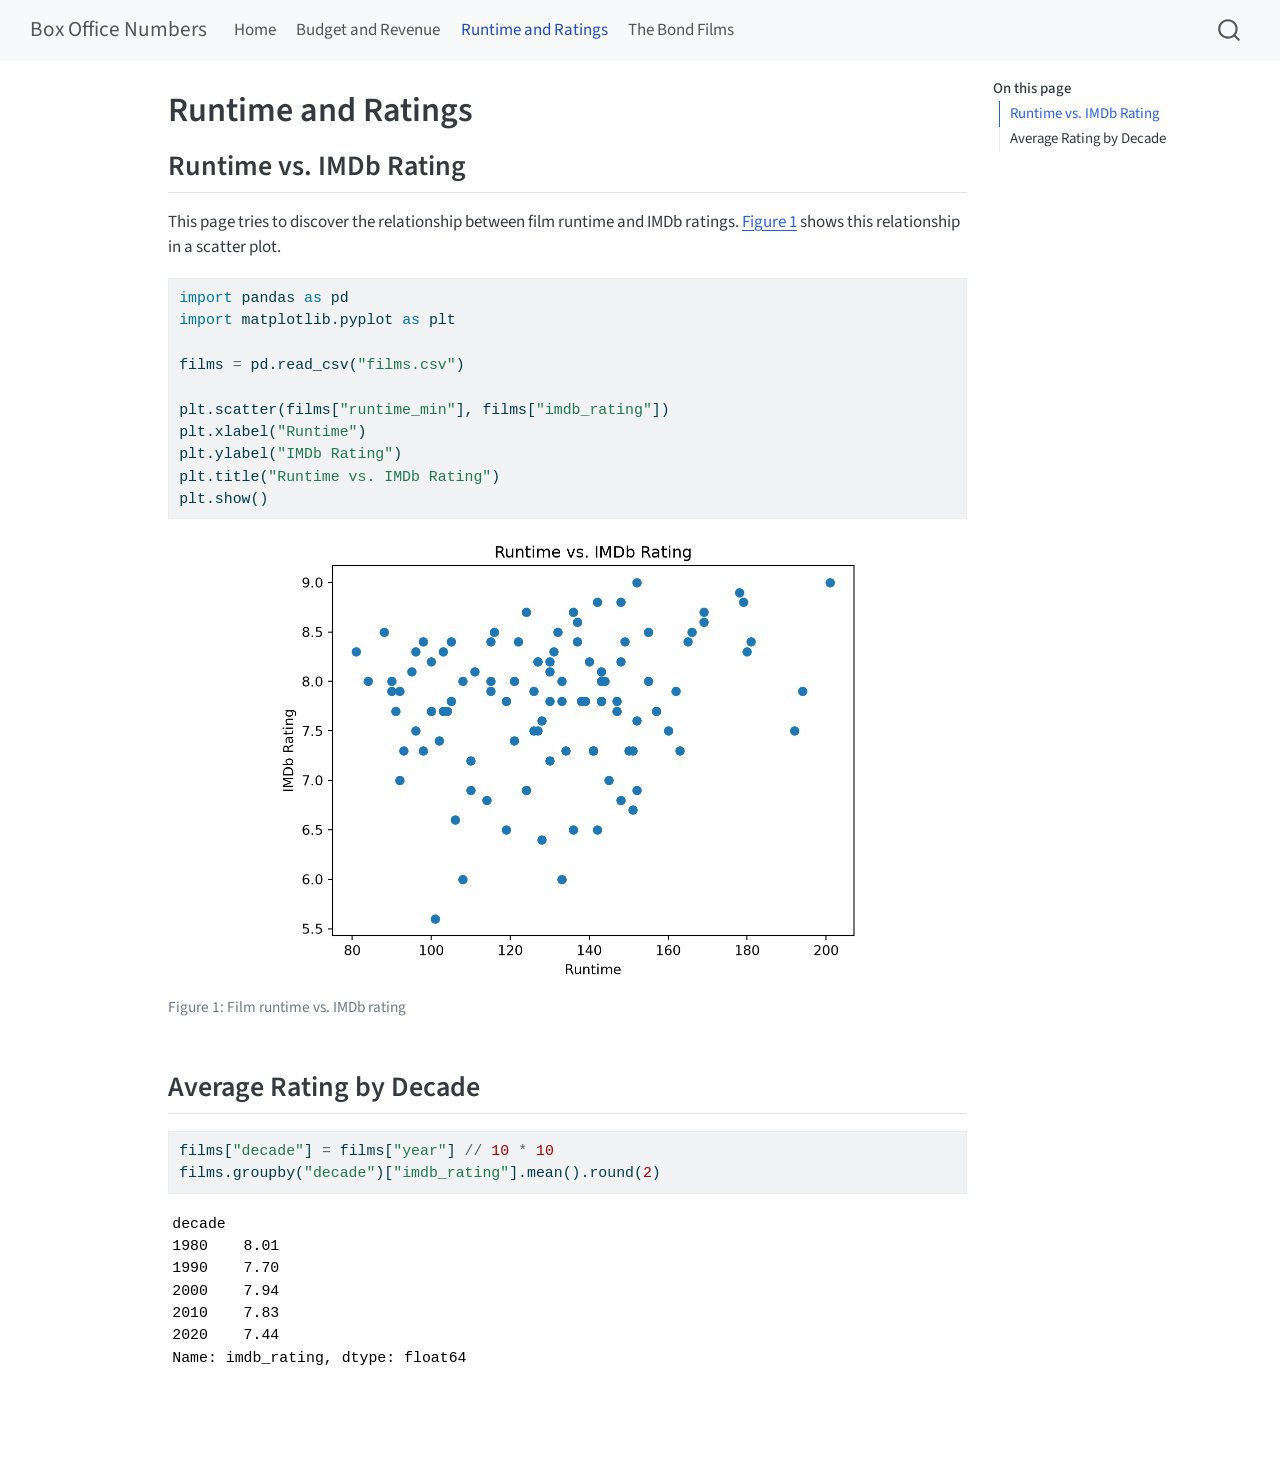
<file: runtime-rating.html>
<!DOCTYPE html>
<html xmlns="http://www.w3.org/1999/xhtml" lang="en" xml:lang="en"><head>

<meta charset="utf-8">
<meta name="generator" content="quarto-1.10.19">

<meta name="viewport" content="width=device-width, initial-scale=1.0, user-scalable=yes">


<title>Runtime and Ratings – Box Office Numbers</title>
<style>
/* Default styles provided by pandoc.
** See https://pandoc.org/MANUAL.html#variables-for-html for config info.
*/
span.smallcaps{font-variant: small-caps;}
div.columns{display: flex; gap: 1.5em;}
div.column{flex: auto;}
@media screen {
div.columns{gap: min(4vw, 1.5em);}
div.column{overflow-x: auto;}
}
div.hanging-indent{margin-left: 1.5em; text-indent: -1.5em;}
ul.task-list{list-style: none;}
ul.task-list li input[type="checkbox"] {
  width: 0.8em;
  margin: 0 0.8em 0.2em -1em; /* quarto-specific, see https://github.com/quarto-dev/quarto-cli/issues/4556 */ 
  vertical-align: middle;
}
/* CSS for syntax highlighting */
html { -webkit-text-size-adjust: 100%; }
pre > code.sourceCode { white-space: pre; position: relative; }
pre > code.sourceCode > span { display: inline-block; line-height: 1.25; }
pre > code.sourceCode > span:empty { height: 1.2em; }
.sourceCode { overflow: visible; }
code.sourceCode > span { color: inherit; text-decoration: inherit; }
div.sourceCode { margin: 1em 0; }
pre.sourceCode { margin: 0; }
@media screen {
div.sourceCode { overflow: auto; }
}
@media print {
pre > code.sourceCode { white-space: pre-wrap; }
pre > code.sourceCode > span { text-indent: -5em; padding-left: 5em; }
}
pre.numberSource code
  { counter-reset: source-line 0; }
pre.numberSource code > span
  { position: relative; left: -4em; counter-increment: source-line; }
pre.numberSource code > span > a:first-child::before
  { content: counter(source-line);
    position: relative; left: -1em; text-align: right; vertical-align: baseline;
    border: none; display: inline-block;
    -webkit-touch-callout: none; -webkit-user-select: none;
    -khtml-user-select: none; -moz-user-select: none;
    -ms-user-select: none; user-select: none;
    padding: 0 4px; width: 4em;
  }
pre.numberSource { margin-left: 3em;  padding-left: 4px; }
div.sourceCode
  {   }
@media screen {
pre > code.sourceCode > span > a:first-child::before { text-decoration: underline; }
}
</style>


<script src="site_libs/quarto-nav/quarto-nav.js"></script>
<script src="site_libs/quarto-nav/headroom.min.js"></script>
<script src="site_libs/clipboard/clipboard.min.js"></script>
<script src="site_libs/quarto-search/autocomplete.umd.js"></script>
<script src="site_libs/quarto-search/fuse.min.js"></script>
<script src="site_libs/quarto-search/quarto-search.js"></script>
<meta name="quarto:offset" content="./">
<script src="site_libs/quarto-html/quarto.js" type="module"></script>
<script src="site_libs/quarto-html/tabsets/tabsets.js" type="module"></script>
<script src="site_libs/quarto-html/popper.min.js"></script>
<script src="site_libs/quarto-html/tippy.umd.min.js"></script>
<script src="site_libs/quarto-html/anchor.min.js"></script>
<link href="site_libs/quarto-html/tippy.css" rel="stylesheet">
<link href="site_libs/quarto-html/quarto-syntax-highlighting-bf27225e3a48a9273f3daa8f8e829971.css" rel="stylesheet" id="quarto-text-highlighting-styles">
<script src="site_libs/bootstrap/bootstrap.min.js"></script>
<link href="site_libs/bootstrap/bootstrap-icons.css" rel="stylesheet">
<link href="site_libs/bootstrap/bootstrap-82a14b3a2953be54e84ed4f0bbdbc2e9.min.css" rel="stylesheet" append-hash="true" id="quarto-bootstrap" data-mode="light">
<script id="quarto-search-options" type="application/json">{
  "location": "navbar",
  "copy-button": false,
  "collapse-after": 3,
  "panel-placement": "end",
  "type": "overlay",
  "limit": 50,
  "keyboard-shortcut": [
    "f",
    "/",
    "s"
  ],
  "show-item-context": false,
  "language": {
    "search-no-results-text": "No results",
    "search-matching-documents-text": "matching documents",
    "search-copy-link-title": "Copy link to search",
    "search-hide-matches-text": "Hide additional matches",
    "search-more-match-text": "more match in this document",
    "search-more-matches-text": "more matches in this document",
    "search-clear-button-title": "Clear",
    "search-text-placeholder": "",
    "search-detached-cancel-button-title": "Cancel",
    "search-submit-button-title": "Submit",
    "search-label": "Search"
  }
}</script>


<link rel="stylesheet" href="styles.css">
</head>

<body class="nav-fixed quarto-light">

<div id="quarto-search-results"></div>
  <header id="quarto-header" class="headroom fixed-top">
    <nav class="navbar navbar-expand-lg " data-bs-theme="dark">
      <div class="navbar-container container-fluid">
      <div class="navbar-brand-container mx-auto">
    <a class="navbar-brand" href="./index.html">
    <span class="navbar-title">Box Office Numbers</span>
    </a>
  </div>
            <div id="quarto-search" class="" title="Search"></div>
          <button class="navbar-toggler" type="button" data-bs-toggle="collapse" data-bs-target="#navbarCollapse" aria-controls="navbarCollapse" role="menu" aria-expanded="false" aria-label="Toggle navigation" onclick="if (window.quartoToggleHeadroom) { window.quartoToggleHeadroom(); }">
  <span class="navbar-toggler-icon"></span>
</button>
          <div class="collapse navbar-collapse" id="navbarCollapse">
            <ul class="navbar-nav navbar-nav-scroll me-auto">
  <li class="nav-item">
    <a class="nav-link" href="./index.html"> 
<span class="menu-text">Home</span></a>
  </li>  
  <li class="nav-item">
    <a class="nav-link" href="./budget-revenue.html"> 
<span class="menu-text">Budget and Revenue</span></a>
  </li>  
  <li class="nav-item">
    <a class="nav-link active" href="./runtime-rating.html" aria-current="page"> 
<span class="menu-text">Runtime and Ratings</span></a>
  </li>  
  <li class="nav-item">
    <a class="nav-link" href="./bond.html"> 
<span class="menu-text">The Bond Films</span></a>
  </li>  
</ul>
          </div> <!-- /navcollapse -->
            <div class="quarto-navbar-tools">
</div>
      </div> <!-- /container-fluid -->
    </nav>
</header>
<!-- content -->
<div id="quarto-content" class="quarto-container page-columns page-rows-contents page-layout-article page-navbar">
<!-- sidebar -->
<!-- margin-sidebar -->
    <div id="quarto-margin-sidebar" class="sidebar margin-sidebar">
        <nav id="TOC" role="doc-toc" class="toc-active">
    <h2 id="toc-title">On this page</h2>
   
  <ul>
  <li><a href="#runtime-vs.-imdb-rating" id="toc-runtime-vs.-imdb-rating" class="nav-link active" data-scroll-target="#runtime-vs.-imdb-rating">Runtime vs.&nbsp;IMDb Rating</a></li>
  <li><a href="#average-rating-by-decade" id="toc-average-rating-by-decade" class="nav-link" data-scroll-target="#average-rating-by-decade">Average Rating by Decade</a></li>
  </ul>
</nav>
    </div>
<!-- main -->
<main class="content" id="quarto-document-content">

<header id="title-block-header" class="quarto-title-block default">
<div class="quarto-title">
<h1 class="title">Runtime and Ratings</h1>
</div>



<div class="quarto-title-meta">

    
  
    
  </div>
  


</header>


<section id="runtime-vs.-imdb-rating" class="level2">
<h2 class="anchored" data-anchor-id="runtime-vs.-imdb-rating">Runtime vs.&nbsp;IMDb Rating</h2>
<p>This page tries to discover the relationship between film runtime and IMDb ratings. <a href="#fig-runtime" class="quarto-xref">Figure&nbsp;1</a> shows this relationship in a scatter plot.</p>
<div id="cell-fig-runtime" class="cell" data-execution_count="1">
<div class="code-copy-outer-scaffold"><div class="sourceCode cell-code" id="cb1"><pre class="sourceCode python code-with-copy"><code class="sourceCode python"><span id="cb1-1"><a href="#cb1-1" aria-hidden="true" tabindex="-1"></a><span class="im">import</span> pandas <span class="im">as</span> pd</span>
<span id="cb1-2"><a href="#cb1-2" aria-hidden="true" tabindex="-1"></a><span class="im">import</span> matplotlib.pyplot <span class="im">as</span> plt</span>
<span id="cb1-3"><a href="#cb1-3" aria-hidden="true" tabindex="-1"></a></span>
<span id="cb1-4"><a href="#cb1-4" aria-hidden="true" tabindex="-1"></a>films <span class="op">=</span> pd.read_csv(<span class="st">"films.csv"</span>)</span>
<span id="cb1-5"><a href="#cb1-5" aria-hidden="true" tabindex="-1"></a></span>
<span id="cb1-6"><a href="#cb1-6" aria-hidden="true" tabindex="-1"></a>plt.scatter(films[<span class="st">"runtime_min"</span>], films[<span class="st">"imdb_rating"</span>])</span>
<span id="cb1-7"><a href="#cb1-7" aria-hidden="true" tabindex="-1"></a>plt.xlabel(<span class="st">"Runtime"</span>)</span>
<span id="cb1-8"><a href="#cb1-8" aria-hidden="true" tabindex="-1"></a>plt.ylabel(<span class="st">"IMDb Rating"</span>)</span>
<span id="cb1-9"><a href="#cb1-9" aria-hidden="true" tabindex="-1"></a>plt.title(<span class="st">"Runtime vs. IMDb Rating"</span>)</span>
<span id="cb1-10"><a href="#cb1-10" aria-hidden="true" tabindex="-1"></a>plt.show()</span></code></pre></div><button title="Copy to Clipboard" class="code-copy-button"><i class="bi"></i></button></div>
<div class="cell-output cell-output-display">
<div id="fig-runtime" class="quarto-float quarto-figure quarto-figure-center anchored">
<figure class="quarto-float quarto-float-fig figure">
<div aria-describedby="fig-runtime-caption-0ceaefa1-69ba-4598-a22c-09a6ac19f8ca">
<img src="runtime-rating_files/figure-html/fig-runtime-output-1.png" width="590" height="451" class="figure-img">
</div>
<figcaption class="quarto-float-caption-bottom quarto-float-caption quarto-float-fig" id="fig-runtime-caption-0ceaefa1-69ba-4598-a22c-09a6ac19f8ca">
Figure&nbsp;1: Film runtime vs.&nbsp;IMDb rating
</figcaption>
</figure>
</div>
</div>
</div>
</section>
<section id="average-rating-by-decade" class="level2">
<h2 class="anchored" data-anchor-id="average-rating-by-decade">Average Rating by Decade</h2>
<div id="51e06df4" class="cell" data-execution_count="2">
<div class="code-copy-outer-scaffold"><div class="sourceCode cell-code" id="cb2"><pre class="sourceCode python code-with-copy"><code class="sourceCode python"><span id="cb2-1"><a href="#cb2-1" aria-hidden="true" tabindex="-1"></a>films[<span class="st">"decade"</span>] <span class="op">=</span> films[<span class="st">"year"</span>] <span class="op">//</span> <span class="dv">10</span> <span class="op">*</span> <span class="dv">10</span></span>
<span id="cb2-2"><a href="#cb2-2" aria-hidden="true" tabindex="-1"></a>films.groupby(<span class="st">"decade"</span>)[<span class="st">"imdb_rating"</span>].mean().<span class="bu">round</span>(<span class="dv">2</span>)</span></code></pre></div><button title="Copy to Clipboard" class="code-copy-button"><i class="bi"></i></button></div>
<div class="cell-output cell-output-display" data-execution_count="2">
<pre><code>decade
1980    8.01
1990    7.70
2000    7.94
2010    7.83
2020    7.44
Name: imdb_rating, dtype: float64</code></pre>
</div>
</div>


</section>

</main> <!-- /main -->
<script id="quarto-html-after-body" type="application/javascript">
  window.document.addEventListener("DOMContentLoaded", function (event) {
    const icon = "";
    const anchorJS = new window.AnchorJS();
    anchorJS.options = {
      placement: 'right',
      icon: icon
    };
    anchorJS.add('.anchored');
    const isCodeAnnotation = (el) => {
      for (const clz of el.classList) {
        if (clz.startsWith('code-annotation-')) {                     
          return true;
        }
      }
      return false;
    }
    const onCopySuccess = function(e) {
      // button target
      const button = e.trigger;
      // don't keep focus
      button.blur();
      // flash "checked"
      button.classList.add('code-copy-button-checked');
      var currentTitle = button.getAttribute("title");
      button.setAttribute("title", "Copied!");
      let tooltip;
      if (window.bootstrap) {
        button.setAttribute("data-bs-toggle", "tooltip");
        button.setAttribute("data-bs-placement", "left");
        button.setAttribute("data-bs-title", "Copied!");
        tooltip = new bootstrap.Tooltip(button, 
          { trigger: "manual", 
            customClass: "code-copy-button-tooltip",
            offset: [0, -8]});
        tooltip.show();    
      }
      setTimeout(function() {
        if (tooltip) {
          tooltip.hide();
          button.removeAttribute("data-bs-title");
          button.removeAttribute("data-bs-toggle");
          button.removeAttribute("data-bs-placement");
        }
        button.setAttribute("title", currentTitle);
        button.classList.remove('code-copy-button-checked');
      }, 1000);
      // clear code selection
      e.clearSelection();
    }
    const getTextToCopy = function(trigger) {
      const outerScaffold = trigger.parentElement.cloneNode(true);
      const codeEl = outerScaffold.querySelector('code');
      for (const childEl of codeEl.children) {
        if (isCodeAnnotation(childEl)) {
          childEl.remove();
        }
      }
      return codeEl.innerText;
    }
    const clipboard = new window.ClipboardJS('.code-copy-button:not([data-in-quarto-modal])', {
      text: getTextToCopy
    });
    clipboard.on('success', onCopySuccess);
    if (window.document.getElementById('quarto-embedded-source-code-modal')) {
      const clipboardModal = new window.ClipboardJS('.code-copy-button[data-in-quarto-modal]', {
        text: getTextToCopy,
        container: window.document.getElementById('quarto-embedded-source-code-modal')
      });
      clipboardModal.on('success', onCopySuccess);
    }
      var localhostRegex = new RegExp(/^(?:http|https):\/\/localhost\:?[0-9]*\//);
      var mailtoRegex = new RegExp(/^mailto:/);
        var filterRegex = new RegExp('/' + window.location.host + '/');
      var isInternal = (href) => {
          return filterRegex.test(href) || localhostRegex.test(href) || mailtoRegex.test(href);
      }
      // Inspect non-navigation links and adorn them if external
     var links = window.document.querySelectorAll('a[href]:not(.nav-link):not(.navbar-brand):not(.toc-action):not(.sidebar-link):not(.sidebar-item-toggle):not(.pagination-link):not(.no-external):not([aria-hidden]):not(.dropdown-item):not(.quarto-navigation-tool):not(.about-link)');
      for (var i=0; i<links.length; i++) {
        const link = links[i];
        if (!isInternal(link.href)) {
          // undo the damage that might have been done by quarto-nav.js in the case of
          // links that we want to consider external
          if (link.dataset.originalHref !== undefined) {
            link.href = link.dataset.originalHref;
          }
        }
      }
    function tippyHover(el, contentFn, onTriggerFn, onUntriggerFn) {
      const config = {
        allowHTML: true,
        maxWidth: 500,
        delay: 100,
        arrow: false,
        appendTo: function(el) {
            return el.parentElement;
        },
        interactive: true,
        interactiveBorder: 10,
        theme: 'quarto',
        placement: 'bottom-start',
      };
      if (contentFn) {
        config.content = contentFn;
      }
      if (onTriggerFn) {
        config.onTrigger = onTriggerFn;
      }
      if (onUntriggerFn) {
        config.onUntrigger = onUntriggerFn;
      }
      window.tippy(el, config); 
    }
    const noterefs = window.document.querySelectorAll('a[role="doc-noteref"]');
    for (var i=0; i<noterefs.length; i++) {
      const ref = noterefs[i];
      tippyHover(ref, function() {
        // use id or data attribute instead here
        let href = ref.getAttribute('data-footnote-href') || ref.getAttribute('href');
        try { href = new URL(href).hash; } catch {}
        const id = href.replace(/^#\/?/, "");
        const note = window.document.getElementById(id);
        if (note) {
          return note.innerHTML;
        } else {
          return "";
        }
      });
    }
    const xrefs = window.document.querySelectorAll('a.quarto-xref');
    const processXRef = (id, note) => {
      // Strip column container classes
      const stripColumnClz = (el) => {
        el.classList.remove("page-full", "page-columns");
        if (el.children) {
          for (const child of el.children) {
            stripColumnClz(child);
          }
        }
      }
      stripColumnClz(note)
      if (id === null || id.startsWith('sec-')) {
        // Special case sections, only their first couple elements
        const container = document.createElement("div");
        if (note.children && note.children.length > 2) {
          container.appendChild(note.children[0].cloneNode(true));
          for (let i = 1; i < note.children.length; i++) {
            const child = note.children[i];
            if (child.tagName === "P" && child.innerText === "") {
              continue;
            } else {
              container.appendChild(child.cloneNode(true));
              break;
            }
          }
          if (window.Quarto?.typesetMath) {
            window.Quarto.typesetMath(container);
          }
          return container.innerHTML
        } else {
          if (window.Quarto?.typesetMath) {
            window.Quarto.typesetMath(note);
          }
          return note.innerHTML;
        }
      } else {
        // Remove any anchor links if they are present
        const anchorLink = note.querySelector('a.anchorjs-link');
        if (anchorLink) {
          anchorLink.remove();
        }
        if (window.Quarto?.typesetMath) {
          window.Quarto.typesetMath(note);
        }
        if (note.classList.contains("callout")) {
          return note.outerHTML;
        } else {
          return note.innerHTML;
        }
      }
    }
    for (var i=0; i<xrefs.length; i++) {
      const xref = xrefs[i];
      tippyHover(xref, undefined, function(instance) {
        instance.disable();
        let url = xref.getAttribute('href');
        let hash = undefined; 
        if (url.startsWith('#')) {
          hash = url;
        } else {
          try { hash = new URL(url).hash; } catch {}
        }
        if (hash) {
          const id = hash.replace(/^#\/?/, "");
          const note = window.document.getElementById(id);
          if (note !== null) {
            try {
              const html = processXRef(id, note.cloneNode(true));
              instance.setContent(html);
            } finally {
              instance.enable();
              instance.show();
            }
          } else {
            // See if we can fetch this
            fetch(url.split('#')[0])
            .then(res => res.text())
            .then(html => {
              const parser = new DOMParser();
              const htmlDoc = parser.parseFromString(html, "text/html");
              const note = htmlDoc.getElementById(id);
              if (note !== null) {
                const html = processXRef(id, note);
                instance.setContent(html);
              } 
            }).finally(() => {
              instance.enable();
              instance.show();
            });
          }
        } else {
          // See if we can fetch a full url (with no hash to target)
          // This is a special case and we should probably do some content thinning / targeting
          fetch(url)
          .then(res => res.text())
          .then(html => {
            const parser = new DOMParser();
            const htmlDoc = parser.parseFromString(html, "text/html");
            const note = htmlDoc.querySelector('main.content');
            if (note !== null) {
              // This should only happen for chapter cross references
              // (since there is no id in the URL)
              // remove the first header
              if (note.children.length > 0 && note.children[0].tagName === "HEADER") {
                note.children[0].remove();
              }
              const html = processXRef(null, note);
              instance.setContent(html);
            } 
          }).finally(() => {
            instance.enable();
            instance.show();
          });
        }
      }, function(instance) {
      });
    }
        let selectedAnnoteEl;
        const selectorForAnnotation = ( cell, annotation) => {
          let cellAttr = 'data-code-cell="' + cell + '"';
          let lineAttr = 'data-code-annotation="' +  annotation + '"';
          const selector = 'span[' + cellAttr + '][' + lineAttr + ']';
          return selector;
        }
        const selectCodeLines = (annoteEl) => {
          const doc = window.document;
          const targetCell = annoteEl.getAttribute("data-target-cell");
          const targetAnnotation = annoteEl.getAttribute("data-target-annotation");
          const annoteSpan = window.document.querySelector(selectorForAnnotation(targetCell, targetAnnotation));
          const lines = annoteSpan.getAttribute("data-code-lines").split(",");
          const lineIds = lines.map((line) => {
            return targetCell + "-" + line;
          })
          let top = null;
          let height = null;
          let parent = null;
          if (lineIds.length > 0) {
              //compute the position of the single el (top and bottom and make a div)
              const el = window.document.getElementById(lineIds[0]);
              top = el.offsetTop;
              height = el.offsetHeight;
              parent = el.parentElement.parentElement;
            if (lineIds.length > 1) {
              const lastEl = window.document.getElementById(lineIds[lineIds.length - 1]);
              const bottom = lastEl.offsetTop + lastEl.offsetHeight;
              height = bottom - top;
            }
            if (top !== null && height !== null && parent !== null) {
              // cook up a div (if necessary) and position it 
              let div = window.document.getElementById("code-annotation-line-highlight");
              if (div === null) {
                div = window.document.createElement("div");
                div.setAttribute("id", "code-annotation-line-highlight");
                div.style.position = 'absolute';
                parent.appendChild(div);
              }
              div.style.top = top - 2 + "px";
              div.style.height = height + 4 + "px";
              div.style.left = 0;
              let gutterDiv = window.document.getElementById("code-annotation-line-highlight-gutter");
              if (gutterDiv === null) {
                gutterDiv = window.document.createElement("div");
                gutterDiv.setAttribute("id", "code-annotation-line-highlight-gutter");
                gutterDiv.style.position = 'absolute';
                const codeCell = window.document.getElementById(targetCell);
                const gutter = codeCell.querySelector('.code-annotation-gutter');
                gutter.appendChild(gutterDiv);
              }
              gutterDiv.style.top = top - 2 + "px";
              gutterDiv.style.height = height + 4 + "px";
            }
            selectedAnnoteEl = annoteEl;
          }
        };
        const unselectCodeLines = () => {
          const elementsIds = ["code-annotation-line-highlight", "code-annotation-line-highlight-gutter"];
          elementsIds.forEach((elId) => {
            const div = window.document.getElementById(elId);
            if (div) {
              div.remove();
            }
          });
          selectedAnnoteEl = undefined;
        };
          // Handle positioning of the toggle
      window.addEventListener(
        "resize",
        throttle(() => {
          elRect = undefined;
          if (selectedAnnoteEl) {
            selectCodeLines(selectedAnnoteEl);
          }
        }, 10)
      );
      function throttle(fn, ms) {
      let throttle = false;
      let timer;
        return (...args) => {
          if(!throttle) { // first call gets through
              fn.apply(this, args);
              throttle = true;
          } else { // all the others get throttled
              if(timer) clearTimeout(timer); // cancel #2
              timer = setTimeout(() => {
                fn.apply(this, args);
                timer = throttle = false;
              }, ms);
          }
        };
      }
        // Attach click handler to the DT
        const annoteDls = window.document.querySelectorAll('dt[data-target-cell]');
        for (const annoteDlNode of annoteDls) {
          annoteDlNode.addEventListener('click', (event) => {
            const clickedEl = event.target;
            if (clickedEl !== selectedAnnoteEl) {
              unselectCodeLines();
              const activeEl = window.document.querySelector('dt[data-target-cell].code-annotation-active');
              if (activeEl) {
                activeEl.classList.remove('code-annotation-active');
              }
              selectCodeLines(clickedEl);
              clickedEl.classList.add('code-annotation-active');
            } else {
              // Unselect the line
              unselectCodeLines();
              clickedEl.classList.remove('code-annotation-active');
            }
          });
        }
    const findCites = (el) => {
      const parentEl = el.parentElement;
      if (parentEl) {
        const cites = parentEl.dataset.cites;
        if (cites) {
          return {
            el,
            cites: cites.split(' ')
          };
        } else {
          return findCites(el.parentElement)
        }
      } else {
        return undefined;
      }
    };
    var bibliorefs = window.document.querySelectorAll('a[role="doc-biblioref"]');
    for (var i=0; i<bibliorefs.length; i++) {
      const ref = bibliorefs[i];
      const citeInfo = findCites(ref);
      if (citeInfo) {
        tippyHover(citeInfo.el, function() {
          var popup = window.document.createElement('div');
          citeInfo.cites.forEach(function(cite) {
            var citeDiv = window.document.createElement('div');
            citeDiv.classList.add('hanging-indent');
            citeDiv.classList.add('csl-entry');
            var biblioDiv = window.document.getElementById('ref-' + cite);
            if (biblioDiv) {
              citeDiv.innerHTML = biblioDiv.innerHTML;
            }
            popup.appendChild(citeDiv);
          });
          return popup.innerHTML;
        });
      }
    }
  });
  </script>
</div> <!-- /content -->




</body></html>
</file>
<file: site_libs/quarto-html/tippy.css>
.tippy-box[data-animation=fade][data-state=hidden]{opacity:0}[data-tippy-root]{max-width:calc(100vw - 10px)}.tippy-box{position:relative;background-color:#333;color:#fff;border-radius:4px;font-size:14px;line-height:1.4;white-space:normal;outline:0;transition-property:transform,visibility,opacity}.tippy-box[data-placement^=top]>.tippy-arrow{bottom:0}.tippy-box[data-placement^=top]>.tippy-arrow:before{bottom:-7px;left:0;border-width:8px 8px 0;border-top-color:initial;transform-origin:center top}.tippy-box[data-placement^=bottom]>.tippy-arrow{top:0}.tippy-box[data-placement^=bottom]>.tippy-arrow:before{top:-7px;left:0;border-width:0 8px 8px;border-bottom-color:initial;transform-origin:center bottom}.tippy-box[data-placement^=left]>.tippy-arrow{right:0}.tippy-box[data-placement^=left]>.tippy-arrow:before{border-width:8px 0 8px 8px;border-left-color:initial;right:-7px;transform-origin:center left}.tippy-box[data-placement^=right]>.tippy-arrow{left:0}.tippy-box[data-placement^=right]>.tippy-arrow:before{left:-7px;border-width:8px 8px 8px 0;border-right-color:initial;transform-origin:center right}.tippy-box[data-inertia][data-state=visible]{transition-timing-function:cubic-bezier(.54,1.5,.38,1.11)}.tippy-arrow{width:16px;height:16px;color:#333}.tippy-arrow:before{content:"";position:absolute;border-color:transparent;border-style:solid}.tippy-content{position:relative;padding:5px 9px;z-index:1}
</file>
<file: site_libs/quarto-html/quarto-syntax-highlighting-bf27225e3a48a9273f3daa8f8e829971.css>
/* quarto syntax highlight colors */
:root {
  --quarto-hl-ot-color: #003B4F;
  --quarto-hl-at-color: #657422;
  --quarto-hl-ss-color: #20794D;
  --quarto-hl-an-color: #5E5E5E;
  --quarto-hl-fu-color: #4758AB;
  --quarto-hl-st-color: #20794D;
  --quarto-hl-cf-color: #003B4F;
  --quarto-hl-op-color: #5E5E5E;
  --quarto-hl-er-color: #AD0000;
  --quarto-hl-bn-color: #AD0000;
  --quarto-hl-al-color: #AD0000;
  --quarto-hl-va-color: #111111;
  --quarto-hl-bu-color: inherit;
  --quarto-hl-ex-color: inherit;
  --quarto-hl-pp-color: #AD0000;
  --quarto-hl-in-color: #5E5E5E;
  --quarto-hl-vs-color: #20794D;
  --quarto-hl-wa-color: #5E5E5E;
  --quarto-hl-do-color: #5E5E5E;
  --quarto-hl-im-color: #00769E;
  --quarto-hl-ch-color: #20794D;
  --quarto-hl-dt-color: #AD0000;
  --quarto-hl-fl-color: #AD0000;
  --quarto-hl-co-color: #5E5E5E;
  --quarto-hl-cv-color: #5E5E5E;
  --quarto-hl-cn-color: #8f5902;
  --quarto-hl-sc-color: #5E5E5E;
  --quarto-hl-dv-color: #AD0000;
  --quarto-hl-kw-color: #003B4F;
}

/* other quarto variables */
:root {
  --quarto-font-monospace: SFMono-Regular, Menlo, Monaco, Consolas, "Liberation Mono", "Courier New", monospace;
}

/* syntax highlight based on Pandoc's rules */
pre > code.sourceCode > span {
  color: #003B4F;
}

code.sourceCode > span {
  color: #003B4F;
}

div.sourceCode,
div.sourceCode pre.sourceCode {
  color: #003B4F;
}

/* Normal */
code span {
  color: #003B4F;
}

/* Alert */
code span.al {
  color: #AD0000;
  font-style: inherit;
}

/* Annotation */
code span.an {
  color: #5E5E5E;
  font-style: inherit;
}

/* Attribute */
code span.at {
  color: #657422;
  font-style: inherit;
}

/* BaseN */
code span.bn {
  color: #AD0000;
  font-style: inherit;
}

/* BuiltIn */
code span.bu {
  font-style: inherit;
}

/* ControlFlow */
code span.cf {
  color: #003B4F;
  font-weight: bold;
  font-style: inherit;
}

/* Char */
code span.ch {
  color: #20794D;
  font-style: inherit;
}

/* Constant */
code span.cn {
  color: #8f5902;
  font-style: inherit;
}

/* Comment */
code span.co {
  color: #5E5E5E;
  font-style: inherit;
}

/* CommentVar */
code span.cv {
  color: #5E5E5E;
  font-style: italic;
}

/* Documentation */
code span.do {
  color: #5E5E5E;
  font-style: italic;
}

/* DataType */
code span.dt {
  color: #AD0000;
  font-style: inherit;
}

/* DecVal */
code span.dv {
  color: #AD0000;
  font-style: inherit;
}

/* Error */
code span.er {
  color: #AD0000;
  font-style: inherit;
}

/* Extension */
code span.ex {
  font-style: inherit;
}

/* Float */
code span.fl {
  color: #AD0000;
  font-style: inherit;
}

/* Function */
code span.fu {
  color: #4758AB;
  font-style: inherit;
}

/* Import */
code span.im {
  color: #00769E;
  font-style: inherit;
}

/* Information */
code span.in {
  color: #5E5E5E;
  font-style: inherit;
}

/* Keyword */
code span.kw {
  color: #003B4F;
  font-weight: bold;
  font-style: inherit;
}

/* Operator */
code span.op {
  color: #5E5E5E;
  font-style: inherit;
}

/* Other */
code span.ot {
  color: #003B4F;
  font-style: inherit;
}

/* Preprocessor */
code span.pp {
  color: #AD0000;
  font-style: inherit;
}

/* SpecialChar */
code span.sc {
  color: #5E5E5E;
  font-style: inherit;
}

/* SpecialString */
code span.ss {
  color: #20794D;
  font-style: inherit;
}

/* String */
code span.st {
  color: #20794D;
  font-style: inherit;
}

/* Variable */
code span.va {
  color: #111111;
  font-style: inherit;
}

/* VerbatimString */
code span.vs {
  color: #20794D;
  font-style: inherit;
}

/* Warning */
code span.wa {
  color: #5E5E5E;
  font-style: italic;
}

.prevent-inlining {
  content: "</";
}

/*# sourceMappingURL=8be38f48d34c45af72792cbd699585e7.css.map */
</file>
<file: styles.css>
/* css styles */
</file>
